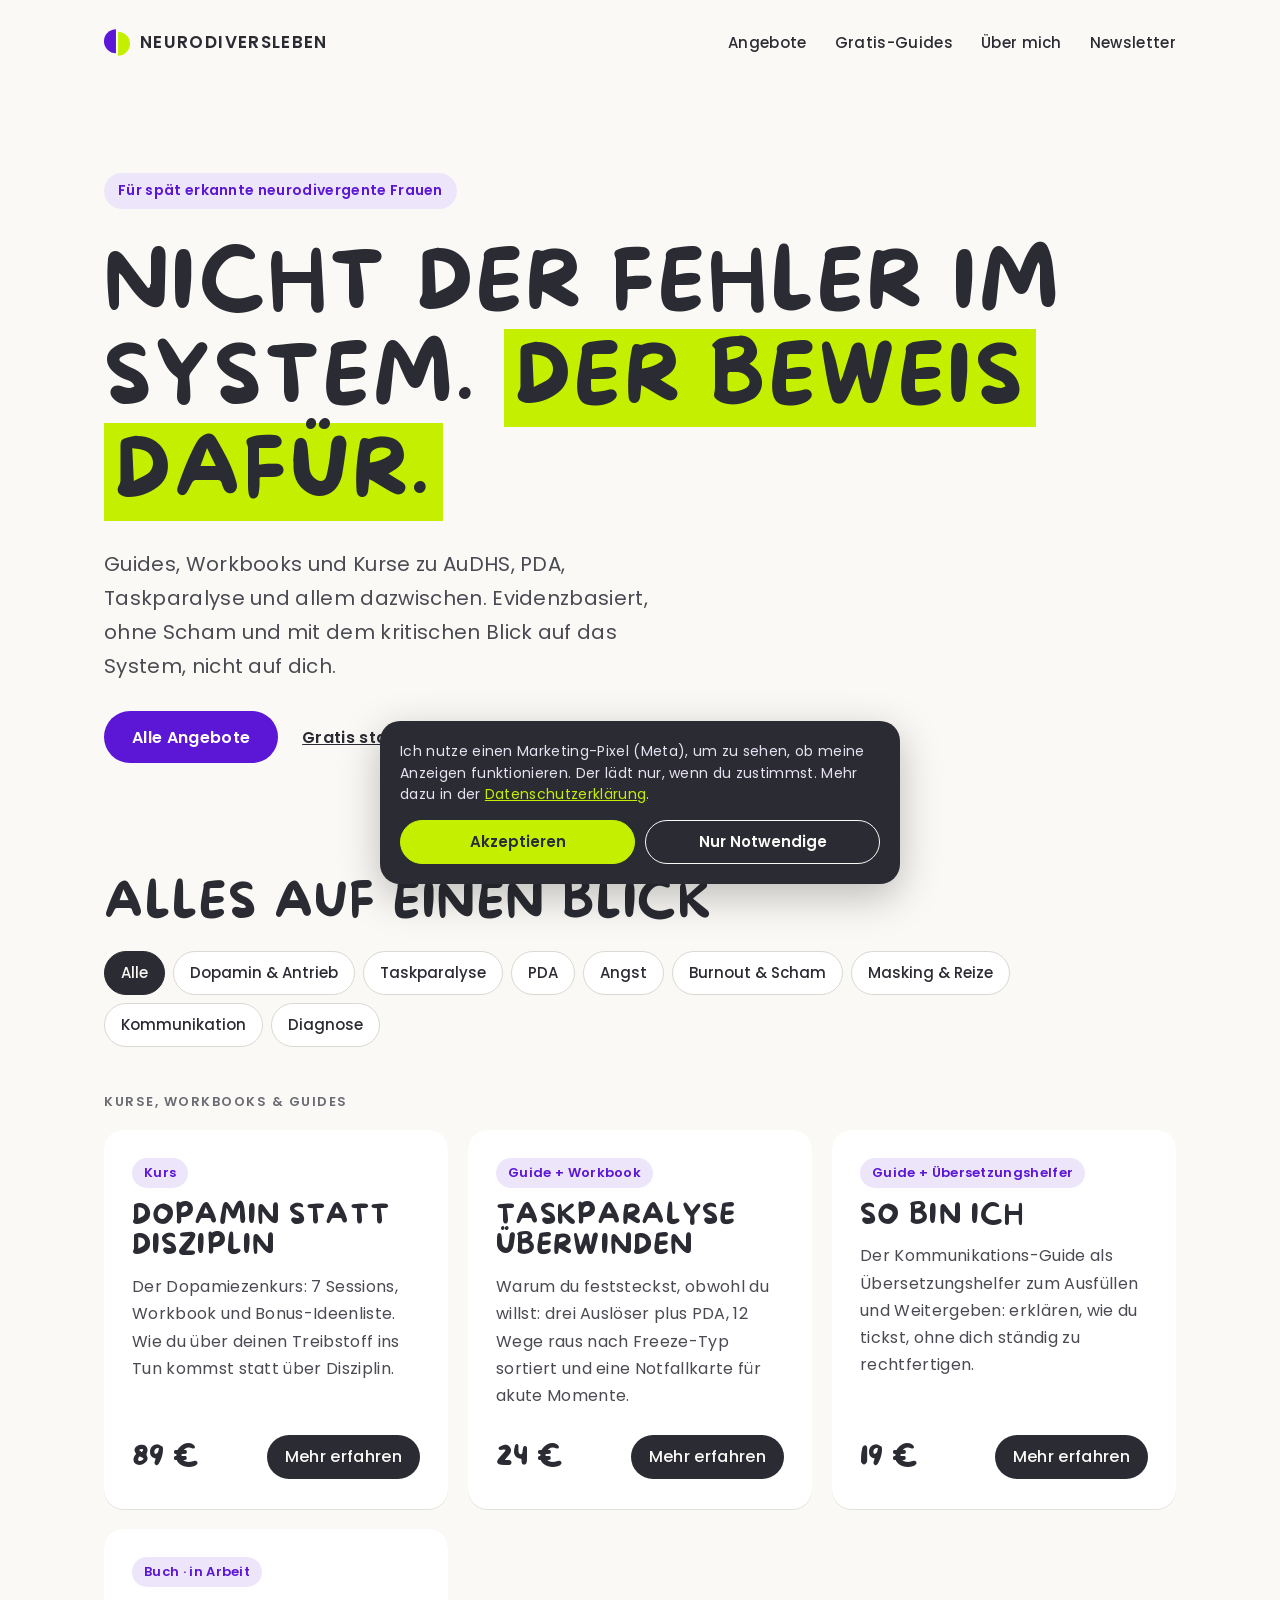
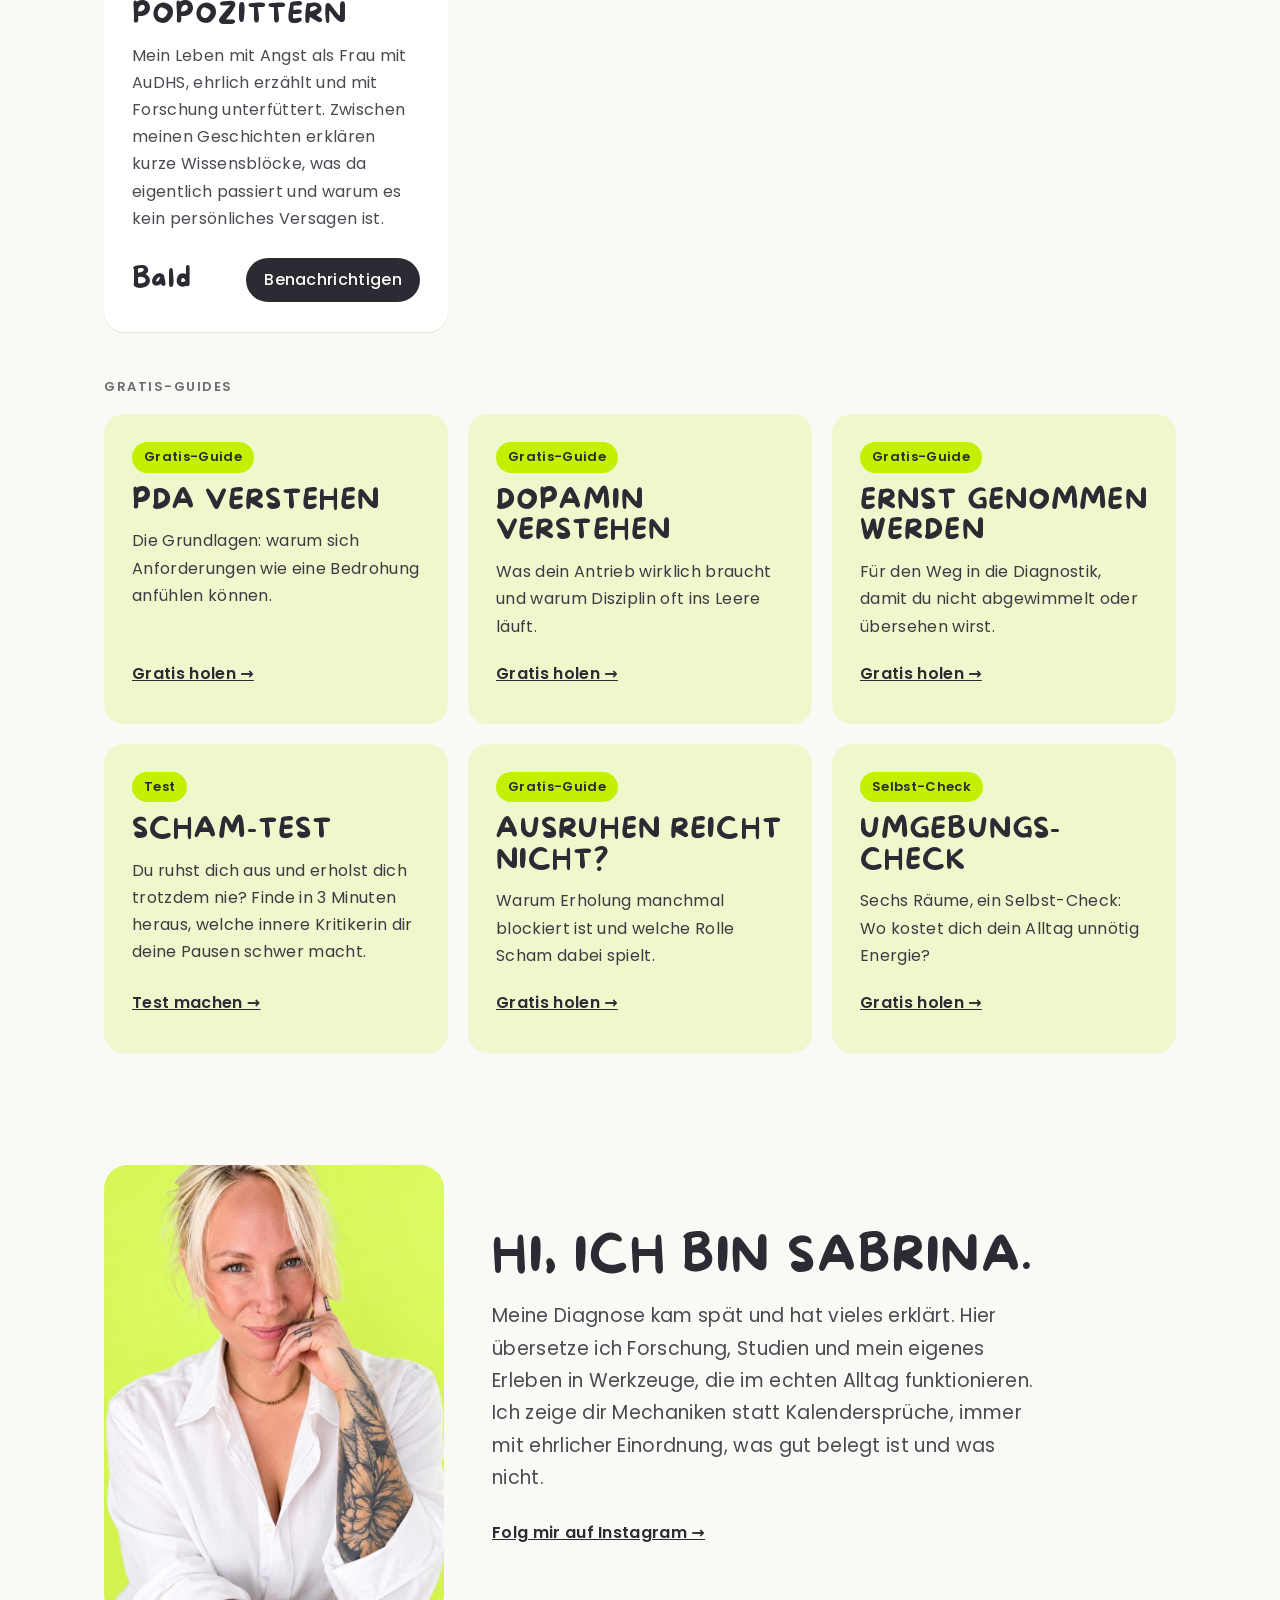
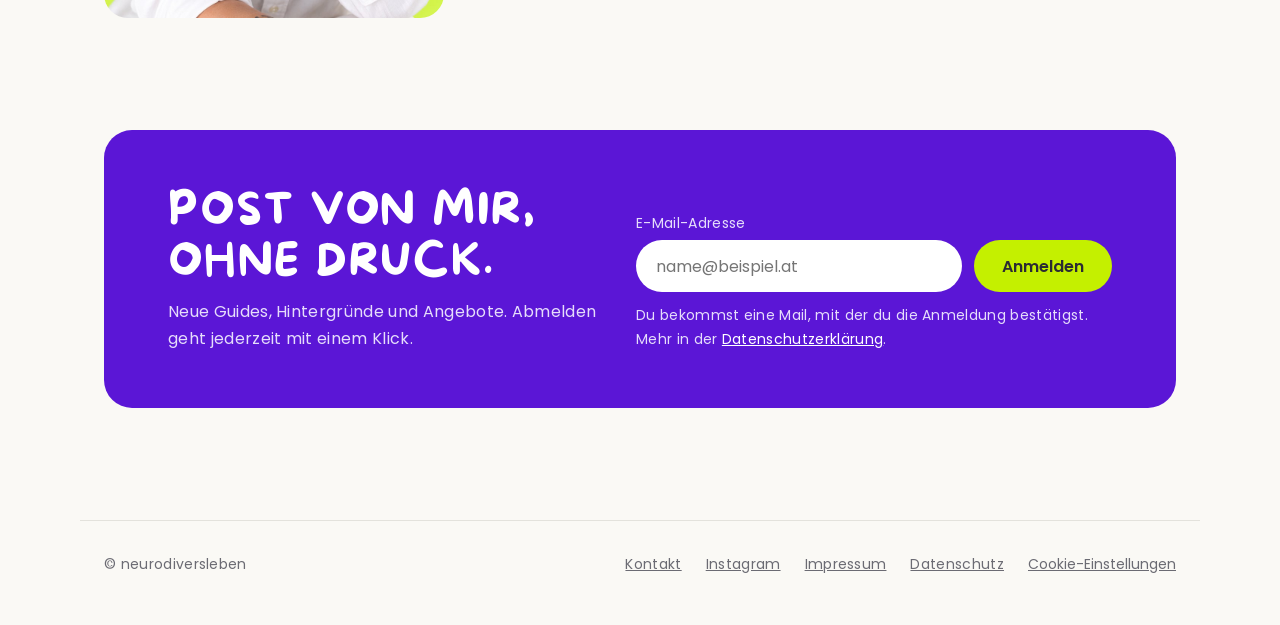
<file: index.html>
<!doctype html>
<html lang="de">
<head>
<meta charset="utf-8">
<meta name="viewport" content="width=device-width, initial-scale=1">
<title>neurodiversleben – für spät erkannte neurodivergente Frauen</title>
<meta name="description" content="Guides, Workbooks und Kurse zu AuDHS, PDA, Taskparalyse und allem dazwischen. Evidenzbasiert, ohne Scham und mit dem kritischen Blick auf das System, nicht auf dich.">
<link rel="icon" href="/assets/favicon.svg" type="image/svg+xml">
<link rel="preload" href="/assets/fonts/more-sugar-regular.woff2" as="font" type="font/woff2" crossorigin>
<link rel="stylesheet" href="/assets/style.css">
<meta property="og:title" content="neurodiversleben">
<meta property="og:description" content="Nicht der Fehler im System. Der Beweis dafür.">
<meta property="og:type" content="website">
<meta property="og:url" content="https://neurodiversleben.github.io/">
<meta property="og:image" content="https://neurodiversleben.github.io/assets/sabrina.jpg">
</head>
<body>
<a class="skip" href="#inhalt">Zum Inhalt springen</a>

<header class="site-header">
  <div class="wrap">
    <a class="brand" href="/"><img src="/assets/logo.svg" width="26" height="29" alt="">neurodiversleben</a>
    <nav class="nav" aria-label="Hauptnavigation">
      <a href="#angebote">Angebote</a>
      <a href="#gratis">Gratis-Guides</a>
      <a href="#ueber">Über mich</a>
      <a href="#newsletter">Newsletter</a>
    </nav>
  </div>
</header>

<main id="inhalt">

<section class="wrap hero">
  <span class="pill">Für spät erkannte neurodivergente Frauen</span>
  <h1 class="h1">Nicht der Fehler im System. <span class="marker">Der Beweis dafür.</span></h1>
  <p class="lead">Guides, Workbooks und Kurse zu AuDHS, PDA, Taskparalyse und allem dazwischen. Evidenzbasiert, ohne Scham und mit dem kritischen Blick auf das System, nicht auf dich.</p>
  <div class="hero-actions">
    <a class="btn btn-lila" href="#angebote">Alle Angebote</a>
    <a class="link-pfeil" href="#gratis">Gratis starten →</a>
  </div>
</section>

<section id="angebote" class="wrap section stack-l" aria-labelledby="angebote-titel">
  <div class="stack">
    <h2 id="angebote-titel" class="h2">Alles auf einen Blick</h2>
    <div class="filter" role="group" aria-label="Nach Thema filtern" data-filter>
      <button type="button" aria-pressed="true">Alle</button>
      <button type="button" aria-pressed="false">Dopamin &amp; Antrieb</button>
      <button type="button" aria-pressed="false">Taskparalyse</button>
      <button type="button" aria-pressed="false">PDA</button>
      <button type="button" aria-pressed="false">Angst</button>
      <button type="button" aria-pressed="false">Burnout &amp; Scham</button>
      <button type="button" aria-pressed="false">Masking &amp; Reize</button>
      <button type="button" aria-pressed="false">Kommunikation</button>
      <button type="button" aria-pressed="false">Diagnose</button>
    </div>
  </div>

  <div class="stack">
    <h3 class="eyebrow">Kurse, Workbooks &amp; Guides</h3>
    <div class="grid">
      <article class="card card-kauf" data-tags="Dopamin &amp; Antrieb">
        <span class="tag">Kurs</span>
        <h4>Dopamin statt Disziplin</h4>
        <p class="desc">Der Dopamiezenkurs: 7 Sessions, Workbook und Bonus-Ideenliste. Wie du über deinen Treibstoff ins Tun kommst statt über Disziplin.</p>
        <div class="card-fuss"><span class="preis">89 €</span><a class="btn btn-dunkel btn-klein" href="/dopamin-statt-disziplin-warteliste/">Mehr erfahren</a></div>
      </article>
      <article class="card card-kauf" data-tags="Taskparalyse|Dopamin &amp; Antrieb|PDA">
        <span class="tag">Guide + Workbook</span>
        <h4>Taskparalyse überwinden</h4>
        <p class="desc">Warum du feststeckst, obwohl du willst: drei Auslöser plus PDA, 12 Wege raus nach Freeze-Typ sortiert und eine Notfallkarte für akute Momente.</p>
        <div class="card-fuss"><span class="preis">24 €</span><a class="btn btn-dunkel btn-klein" href="/taskparalyse-ueberwinden/">Mehr erfahren</a></div>
      </article>
      <article class="card card-kauf" data-tags="Kommunikation">
        <span class="tag">Guide + Übersetzungshelfer</span>
        <h4>So bin ich</h4>
        <p class="desc">Der Kommunikations-Guide als Übersetzungshelfer zum Ausfüllen und Weitergeben: erklären, wie du tickst, ohne dich ständig zu rechtfertigen.</p>
        <div class="card-fuss"><span class="preis">19 €</span><a class="btn btn-dunkel btn-klein" href="/kommunikations-guide/">Mehr erfahren</a></div>
      </article>
      <article class="card card-kauf" data-tags="Angst">
        <span class="tag">Buch · in Arbeit</span>
        <h4>Popozittern</h4>
        <p class="desc">Mein Leben mit Angst als Frau mit AuDHS, ehrlich erzählt und mit Forschung unterfüttert. Zwischen meinen Geschichten erklären kurze Wissensblöcke, was da eigentlich passiert und warum es kein persönliches Versagen ist.</p>
        <div class="card-fuss"><span class="preis">Bald</span><a class="btn btn-dunkel btn-klein" href="#newsletter">Benachrichtigen</a></div>
      </article>
    </div>
    <p class="leer" data-leer-kauf hidden>Zu diesem Thema gibt es noch kein Produkt. Es ist schon in Arbeit.</p>
  </div>

  <div id="gratis" class="stack">
    <h3 class="eyebrow">Gratis-Guides</h3>
    <div class="grid">
      <article class="card card-gratis" data-tags="PDA">
        <span class="tag">Gratis-Guide</span>
        <h4>PDA verstehen</h4>
        <p class="desc">Die Grundlagen: warum sich Anforderungen wie eine Bedrohung anfühlen können.</p>
        <a class="link-pfeil" href="/pda/">Gratis holen →</a>
      </article>
      <article class="card card-gratis" data-tags="Dopamin &amp; Antrieb">
        <span class="tag">Gratis-Guide</span>
        <h4>Dopamin verstehen</h4>
        <p class="desc">Was dein Antrieb wirklich braucht und warum Disziplin oft ins Leere läuft.</p>
        <a class="link-pfeil" href="/dopaminverstehen/">Gratis holen →</a>
      </article>
      <article class="card card-gratis" data-tags="Diagnose">
        <span class="tag">Gratis-Guide</span>
        <h4>Ernst genommen werden</h4>
        <p class="desc">Für den Weg in die Diagnostik, damit du nicht abgewimmelt oder übersehen wirst.</p>
        <a class="link-pfeil" href="/ernst-genommen-werden/">Gratis holen →</a>
      </article>
      <article class="card card-gratis" data-tags="Burnout &amp; Scham">
        <span class="tag">Test</span>
        <h4>Scham-Test</h4>
        <p class="desc">Du ruhst dich aus und erholst dich trotzdem nie? Finde in 3 Minuten heraus, welche innere Kritikerin dir deine Pausen schwer macht.</p>
        <a class="link-pfeil" href="/scham-test/">Test machen →</a>
      </article>
      <article class="card card-gratis" data-tags="Burnout &amp; Scham">
        <span class="tag">Gratis-Guide</span>
        <h4>Ausruhen reicht nicht?</h4>
        <p class="desc">Warum Erholung manchmal blockiert ist und welche Rolle Scham dabei spielt.</p>
        <a class="link-pfeil" href="/ausruhen-reicht-nicht/">Gratis holen →</a>
      </article>
      <article class="card card-gratis" data-tags="Masking &amp; Reize">
        <span class="tag">Selbst-Check</span>
        <h4>Umgebungs-Check</h4>
        <p class="desc">Sechs Räume, ein Selbst-Check: Wo kostet dich dein Alltag unnötig Energie?</p>
        <a class="link-pfeil" href="/umgebungs-check/">Gratis holen →</a>
      </article>
    </div>
    <p class="leer" data-leer-gratis hidden>Zu diesem Thema gibt es noch keinen Gratis-Guide. Er ist schon in Arbeit.</p>
  </div>
</section>

<section id="ueber" class="wrap section" aria-labelledby="ueber-titel">
  <div class="ueber">
    <img src="/assets/sabrina.jpg" width="900" height="1200" alt="Sabrina, Gründerin von neurodiversleben" loading="lazy">
    <div class="ueber-text">
      <h2 id="ueber-titel" class="h2">Hi, ich bin Sabrina.</h2>
      <p>Meine Diagnose kam spät und hat vieles erklärt. Hier übersetze ich Forschung, Studien und mein eigenes Erleben in Werkzeuge, die im echten Alltag funktionieren. Ich zeige dir Mechaniken statt Kalendersprüche, immer mit ehrlicher Einordnung, was gut belegt ist und was nicht.</p>
      <a class="link-pfeil" href="https://instagram.com/neurodiversleben" rel="noopener">Folg mir auf Instagram →</a>
    </div>
  </div>
</section>

<section id="newsletter" class="wrap section" aria-labelledby="nl-titel">
  <div class="newsletter">
    <div class="newsletter-text">
      <h2 id="nl-titel">Post von mir, ohne Druck.</h2>
      <p>Neue Guides, Hintergründe und Angebote. Abmelden geht jederzeit mit einem Klick.</p>
    </div>
    <div class="newsletter-form">
      <!-- MailerLite-Formular 47878869 (Gruppe Newsletter), Struktur muss für webforms.min.js erhalten bleiben -->
      <div id="mlb2-47878869" class="ml-form-embedContainer ml-subscribe-form ml-subscribe-form-47878869">
        <div class="ml-form-embedBody row-form">
          <form class="ml-block-form nl-form" action="https://assets.mailerlite.com/jsonp/2344410/forms/202873513696036742/subscribe" data-code="" method="post" target="_blank">
            <div class="ml-form-formContent">
              <div class="ml-form-fieldRow ml-last-item">
                <div class="ml-field-group ml-field-email ml-validate-email ml-validate-required">
                  <label for="nl-mail">E-Mail-Adresse</label>
                  <input id="nl-mail" type="email" class="form-control" data-inputmask="" name="fields[email]" placeholder="name@beispiel.at" autocomplete="email" aria-required="true">
                </div>
              </div>
            </div>
            <input type="hidden" name="ml-submit" value="1">
            <div class="ml-form-embedSubmit">
              <button type="submit" class="primary btn btn-limette">Anmelden</button>
              <button disabled="disabled" style="display: none;" type="button" class="loading btn btn-limette">Wird gesendet …</button>
            </div>
            <input type="hidden" name="anticsrf" value="true">
          </form>
          <p class="nl-hinweis">Du bekommst eine Mail, mit der du die Anmeldung bestätigst. Mehr in der <a href="/datenschutz/">Datenschutzerklärung</a>.</p>
        </div>
        <div class="ml-form-successBody row-success" style="display: none" role="status">
          <p class="nl-danke"><strong>Fast geschafft.</strong> Schau in dein Postfach und bestätige deine Anmeldung. Falls nichts kommt, such auch im Spam-Ordner.</p>
        </div>
      </div>
      <script>
        function ml_webform_success_47878869() {
          var $ = window.ml_jQuery || window.jQuery;
          $('.ml-subscribe-form-47878869 .row-success').show();
          $('.ml-subscribe-form-47878869 .row-form').hide();
        }
      </script>
      <script src="https://groot.mailerlite.com/js/w/webforms.min.js?v83147fa8ce2d95cb73ece7f28b469519" type="text/javascript"></script>
      <script>fetch("https://assets.mailerlite.com/jsonp/2344410/forms/202873513696036742/takel")</script>
    </div>
  </div>
</section>

</main>

<footer class="site-footer">
  <div class="wrap">
    <span>© neurodiversleben</span>
    <nav aria-label="Footer">
      <a href="/kontakt/">Kontakt</a>
      <a href="https://instagram.com/neurodiversleben" rel="noopener">Instagram</a>
      <a href="/impressum/">Impressum</a>
      <a href="/datenschutz/">Datenschutz</a>
      <button type="button" class="footer-btn" data-cookie-settings>Cookie-Einstellungen</button>
    </nav>
  </div>
</footer>

<div id="nl-consent" role="dialog" aria-live="polite" aria-label="Cookie-Einwilligung">
  <p>Ich nutze einen Marketing-Pixel (Meta), um zu sehen, ob meine Anzeigen funktionieren. Der lädt nur, wenn du zustimmst. Mehr dazu in der <a href="/datenschutz/">Datenschutzerklärung</a>.</p>
  <div class="nl-btns">
    <button type="button" class="nl-accept" id="nl-accept">Akzeptieren</button>
    <button type="button" class="nl-decline" id="nl-decline">Nur Notwendige</button>
  </div>
</div>
<script src="/assets/site.js"></script>
</body>
</html>
</file>
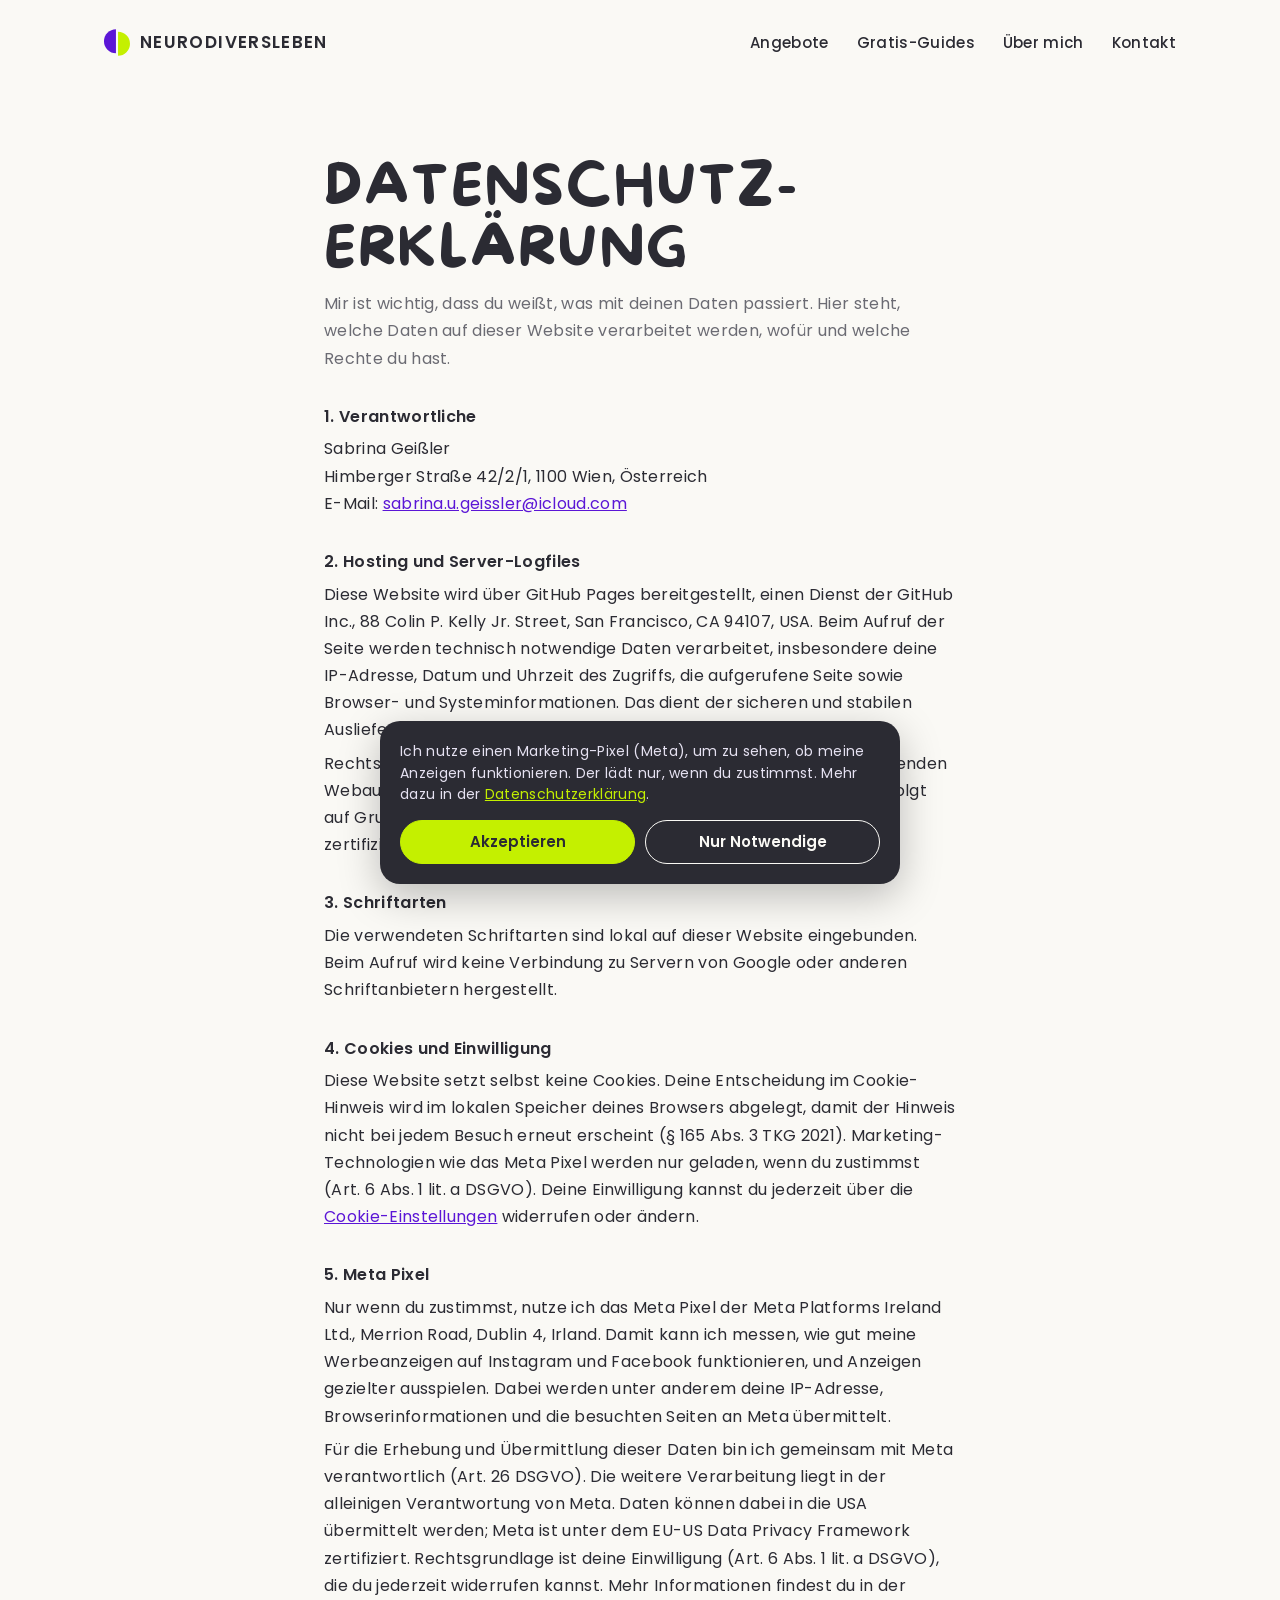
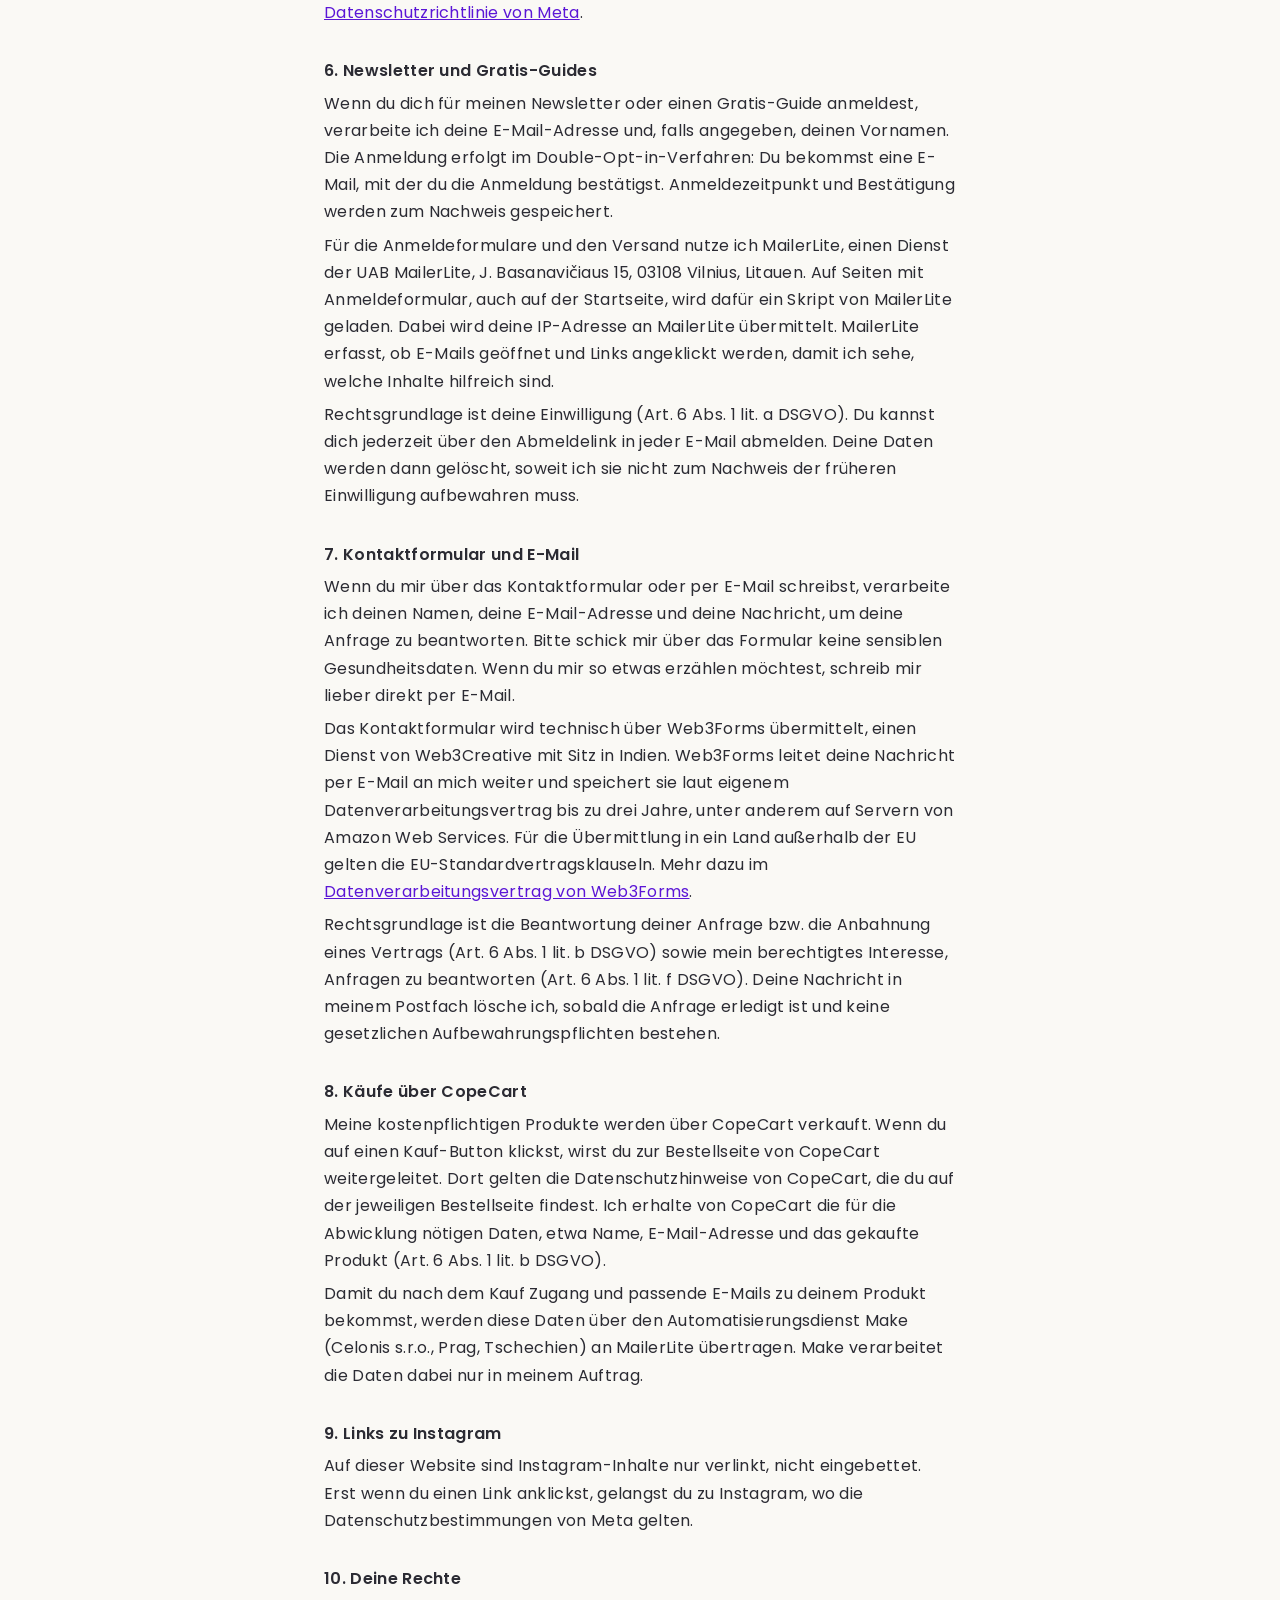
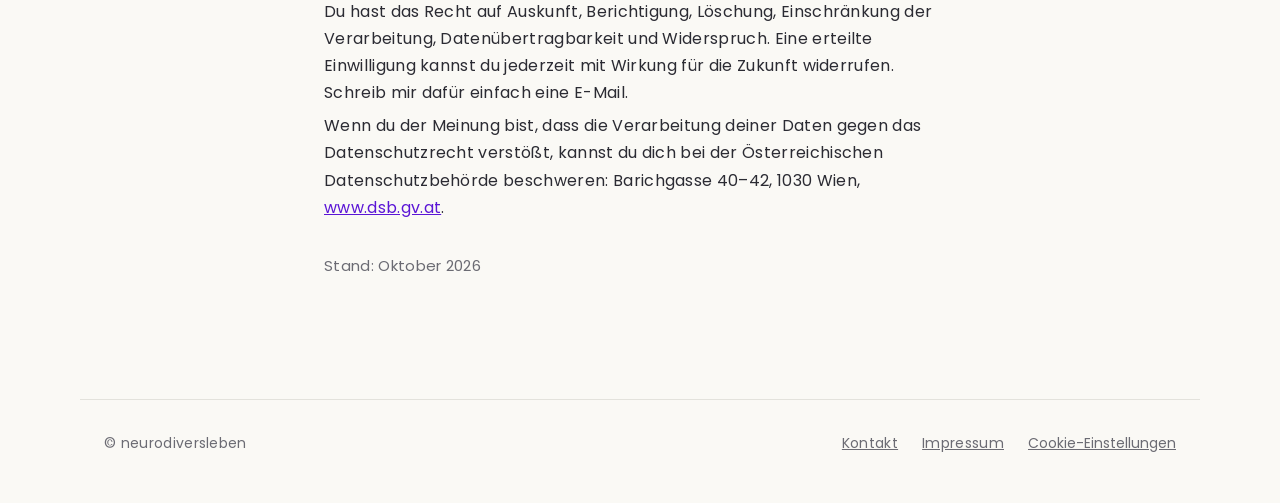
<file: datenschutz/index.html>
<!doctype html>
<html lang="de">
<head>
<meta charset="utf-8">
<meta name="viewport" content="width=device-width, initial-scale=1">
<title>Datenschutz – neurodiversleben</title>
<meta name="robots" content="noindex">
<link rel="icon" href="/assets/favicon.svg" type="image/svg+xml">
<link rel="stylesheet" href="/assets/style.css">
</head>
<body>
<a class="skip" href="#inhalt">Zum Inhalt springen</a>

<header class="site-header">
  <div class="wrap">
    <a class="brand" href="/"><img src="/assets/logo.svg" width="26" height="29" alt="">neurodiversleben</a>
    <nav class="nav" aria-label="Hauptnavigation">
      <a href="/#angebote">Angebote</a>
      <a href="/#gratis">Gratis-Guides</a>
      <a href="/#ueber">Über mich</a>
      <a href="/kontakt/">Kontakt</a>
    </nav>
  </div>
</header>

<main id="inhalt" class="textseite">
  <div class="stack" style="gap: 10px">
    <h1>Datenschutz&shy;erklärung</h1>
    <p class="unterzeile">Mir ist wichtig, dass du weißt, was mit deinen Daten passiert. Hier steht, welche Daten auf dieser Website verarbeitet werden, wofür und welche Rechte du hast.</p>
  </div>

  <section>
    <h2>1. Verantwortliche</h2>
    <p>Sabrina Geißler<br>Himberger Straße 42/2/1, 1100 Wien, Österreich<br>E-Mail: <a href="mailto:sabrina.u.geissler@icloud.com">sabrina.u.geissler@icloud.com</a></p>
  </section>

  <section>
    <h2>2. Hosting und Server-Logfiles</h2>
    <p>Diese Website wird über GitHub Pages bereitgestellt, einen Dienst der GitHub Inc., 88 Colin P. Kelly Jr. Street, San Francisco, CA 94107, USA. Beim Aufruf der Seite werden technisch notwendige Daten verarbeitet, insbesondere deine IP-Adresse, Datum und Uhrzeit des Zugriffs, die aufgerufene Seite sowie Browser- und Systeminformationen. Das dient der sicheren und stabilen Auslieferung der Website.</p>
    <p>Rechtsgrundlage ist mein berechtigtes Interesse an einem funktionierenden Webauftritt (Art. 6 Abs. 1 lit. f DSGVO). Eine Übermittlung in die USA erfolgt auf Grundlage des EU-US Data Privacy Framework, unter dem GitHub zertifiziert ist.</p>
  </section>

  <section>
    <h2>3. Schriftarten</h2>
    <p>Die verwendeten Schriftarten sind lokal auf dieser Website eingebunden. Beim Aufruf wird keine Verbindung zu Servern von Google oder anderen Schriftanbietern hergestellt.</p>
  </section>

  <section>
    <h2>4. Cookies und Einwilligung</h2>
    <p>Diese Website setzt selbst keine Cookies. Deine Entscheidung im Cookie-Hinweis wird im lokalen Speicher deines Browsers abgelegt, damit der Hinweis nicht bei jedem Besuch erneut erscheint (§ 165 Abs. 3 TKG 2021). Marketing-Technologien wie das Meta Pixel werden nur geladen, wenn du zustimmst (Art. 6 Abs. 1 lit. a DSGVO). Deine Einwilligung kannst du jederzeit über die <a href="#" data-cookie-settings>Cookie-Einstellungen</a> widerrufen oder ändern.</p>
  </section>

  <section>
    <h2>5. Meta Pixel</h2>
    <p>Nur wenn du zustimmst, nutze ich das Meta Pixel der Meta Platforms Ireland Ltd., Merrion Road, Dublin 4, Irland. Damit kann ich messen, wie gut meine Werbeanzeigen auf Instagram und Facebook funktionieren, und Anzeigen gezielter ausspielen. Dabei werden unter anderem deine IP-Adresse, Browserinformationen und die besuchten Seiten an Meta übermittelt.</p>
    <p>Für die Erhebung und Übermittlung dieser Daten bin ich gemeinsam mit Meta verantwortlich (Art. 26 DSGVO). Die weitere Verarbeitung liegt in der alleinigen Verantwortung von Meta. Daten können dabei in die USA übermittelt werden; Meta ist unter dem EU-US Data Privacy Framework zertifiziert. Rechtsgrundlage ist deine Einwilligung (Art. 6 Abs. 1 lit. a DSGVO), die du jederzeit widerrufen kannst. Mehr Informationen findest du in der <a href="https://www.facebook.com/privacy/policy/" rel="noopener">Datenschutzrichtlinie von Meta</a>.</p>
  </section>

  <section>
    <h2>6. Newsletter und Gratis-Guides</h2>
    <p>Wenn du dich für meinen Newsletter oder einen Gratis-Guide anmeldest, verarbeite ich deine E-Mail-Adresse und, falls angegeben, deinen Vornamen. Die Anmeldung erfolgt im Double-Opt-in-Verfahren: Du bekommst eine E-Mail, mit der du die Anmeldung bestätigst. Anmeldezeitpunkt und Bestätigung werden zum Nachweis gespeichert.</p>
    <p>Für die Anmeldeformulare und den Versand nutze ich MailerLite, einen Dienst der UAB MailerLite, J. Basanavičiaus 15, 03108 Vilnius, Litauen. Auf Seiten mit Anmeldeformular, auch auf der Startseite, wird dafür ein Skript von MailerLite geladen. Dabei wird deine IP-Adresse an MailerLite übermittelt. MailerLite erfasst, ob E-Mails geöffnet und Links angeklickt werden, damit ich sehe, welche Inhalte hilfreich sind.</p>
    <p>Rechtsgrundlage ist deine Einwilligung (Art. 6 Abs. 1 lit. a DSGVO). Du kannst dich jederzeit über den Abmeldelink in jeder E-Mail abmelden. Deine Daten werden dann gelöscht, soweit ich sie nicht zum Nachweis der früheren Einwilligung aufbewahren muss.</p>
  </section>

  <section id="kontakt">
    <h2>7. Kontaktformular und E-Mail</h2>
    <p>Wenn du mir über das Kontaktformular oder per E-Mail schreibst, verarbeite ich deinen Namen, deine E-Mail-Adresse und deine Nachricht, um deine Anfrage zu beantworten. Bitte schick mir über das Formular keine sensiblen Gesundheitsdaten. Wenn du mir so etwas erzählen möchtest, schreib mir lieber direkt per E-Mail.</p>
    <p>Das Kontaktformular wird technisch über Web3Forms übermittelt, einen Dienst von Web3Creative mit Sitz in Indien. Web3Forms leitet deine Nachricht per E-Mail an mich weiter und speichert sie laut eigenem Datenverarbeitungsvertrag bis zu drei Jahre, unter anderem auf Servern von Amazon Web Services. Für die Übermittlung in ein Land außerhalb der EU gelten die EU-Standardvertragsklauseln. Mehr dazu im <a href="https://web3forms.com/dpa" rel="noopener">Datenverarbeitungsvertrag von Web3Forms</a>.</p>
    <p>Rechtsgrundlage ist die Beantwortung deiner Anfrage bzw. die Anbahnung eines Vertrags (Art. 6 Abs. 1 lit. b DSGVO) sowie mein berechtigtes Interesse, Anfragen zu beantworten (Art. 6 Abs. 1 lit. f DSGVO). Deine Nachricht in meinem Postfach lösche ich, sobald die Anfrage erledigt ist und keine gesetzlichen Aufbewahrungspflichten bestehen.</p>
  </section>

  <section>
    <h2>8. Käufe über CopeCart</h2>
    <p>Meine kostenpflichtigen Produkte werden über CopeCart verkauft. Wenn du auf einen Kauf-Button klickst, wirst du zur Bestellseite von CopeCart weitergeleitet. Dort gelten die Datenschutzhinweise von CopeCart, die du auf der jeweiligen Bestellseite findest. Ich erhalte von CopeCart die für die Abwicklung nötigen Daten, etwa Name, E-Mail-Adresse und das gekaufte Produkt (Art. 6 Abs. 1 lit. b DSGVO).</p>
    <p>Damit du nach dem Kauf Zugang und passende E-Mails zu deinem Produkt bekommst, werden diese Daten über den Automatisierungsdienst Make (Celonis s.r.o., Prag, Tschechien) an MailerLite übertragen. Make verarbeitet die Daten dabei nur in meinem Auftrag.</p>
  </section>

  <section>
    <h2>9. Links zu Instagram</h2>
    <p>Auf dieser Website sind Instagram-Inhalte nur verlinkt, nicht eingebettet. Erst wenn du einen Link anklickst, gelangst du zu Instagram, wo die Datenschutzbestimmungen von Meta gelten.</p>
  </section>

  <section>
    <h2>10. Deine Rechte</h2>
    <p>Du hast das Recht auf Auskunft, Berichtigung, Löschung, Einschränkung der Verarbeitung, Datenübertragbarkeit und Widerspruch. Eine erteilte Einwilligung kannst du jederzeit mit Wirkung für die Zukunft widerrufen. Schreib mir dafür einfach eine E-Mail.</p>
    <p>Wenn du der Meinung bist, dass die Verarbeitung deiner Daten gegen das Datenschutzrecht verstößt, kannst du dich bei der Österreichischen Datenschutzbehörde beschweren: Barichgasse 40–42, 1030 Wien, <a href="https://www.dsb.gv.at" rel="noopener">www.dsb.gv.at</a>.</p>
  </section>

  <p class="unterzeile" style="font-size: 15px">Stand: Oktober 2026</p>
</main>

<footer class="site-footer">
  <div class="wrap">
    <span>© neurodiversleben</span>
    <nav aria-label="Footer">
      <a href="/kontakt/">Kontakt</a>
      <a href="/impressum/">Impressum</a>
      <button type="button" class="footer-btn" data-cookie-settings>Cookie-Einstellungen</button>
    </nav>
  </div>
</footer>

<div id="nl-consent" role="dialog" aria-live="polite" aria-label="Cookie-Einwilligung">
  <p>Ich nutze einen Marketing-Pixel (Meta), um zu sehen, ob meine Anzeigen funktionieren. Der lädt nur, wenn du zustimmst. Mehr dazu in der <a href="/datenschutz/">Datenschutzerklärung</a>.</p>
  <div class="nl-btns">
    <button type="button" class="nl-accept" id="nl-accept">Akzeptieren</button>
    <button type="button" class="nl-decline" id="nl-decline">Nur Notwendige</button>
  </div>
</div>
<script src="/assets/site.js"></script>
</body>
</html>
</file>
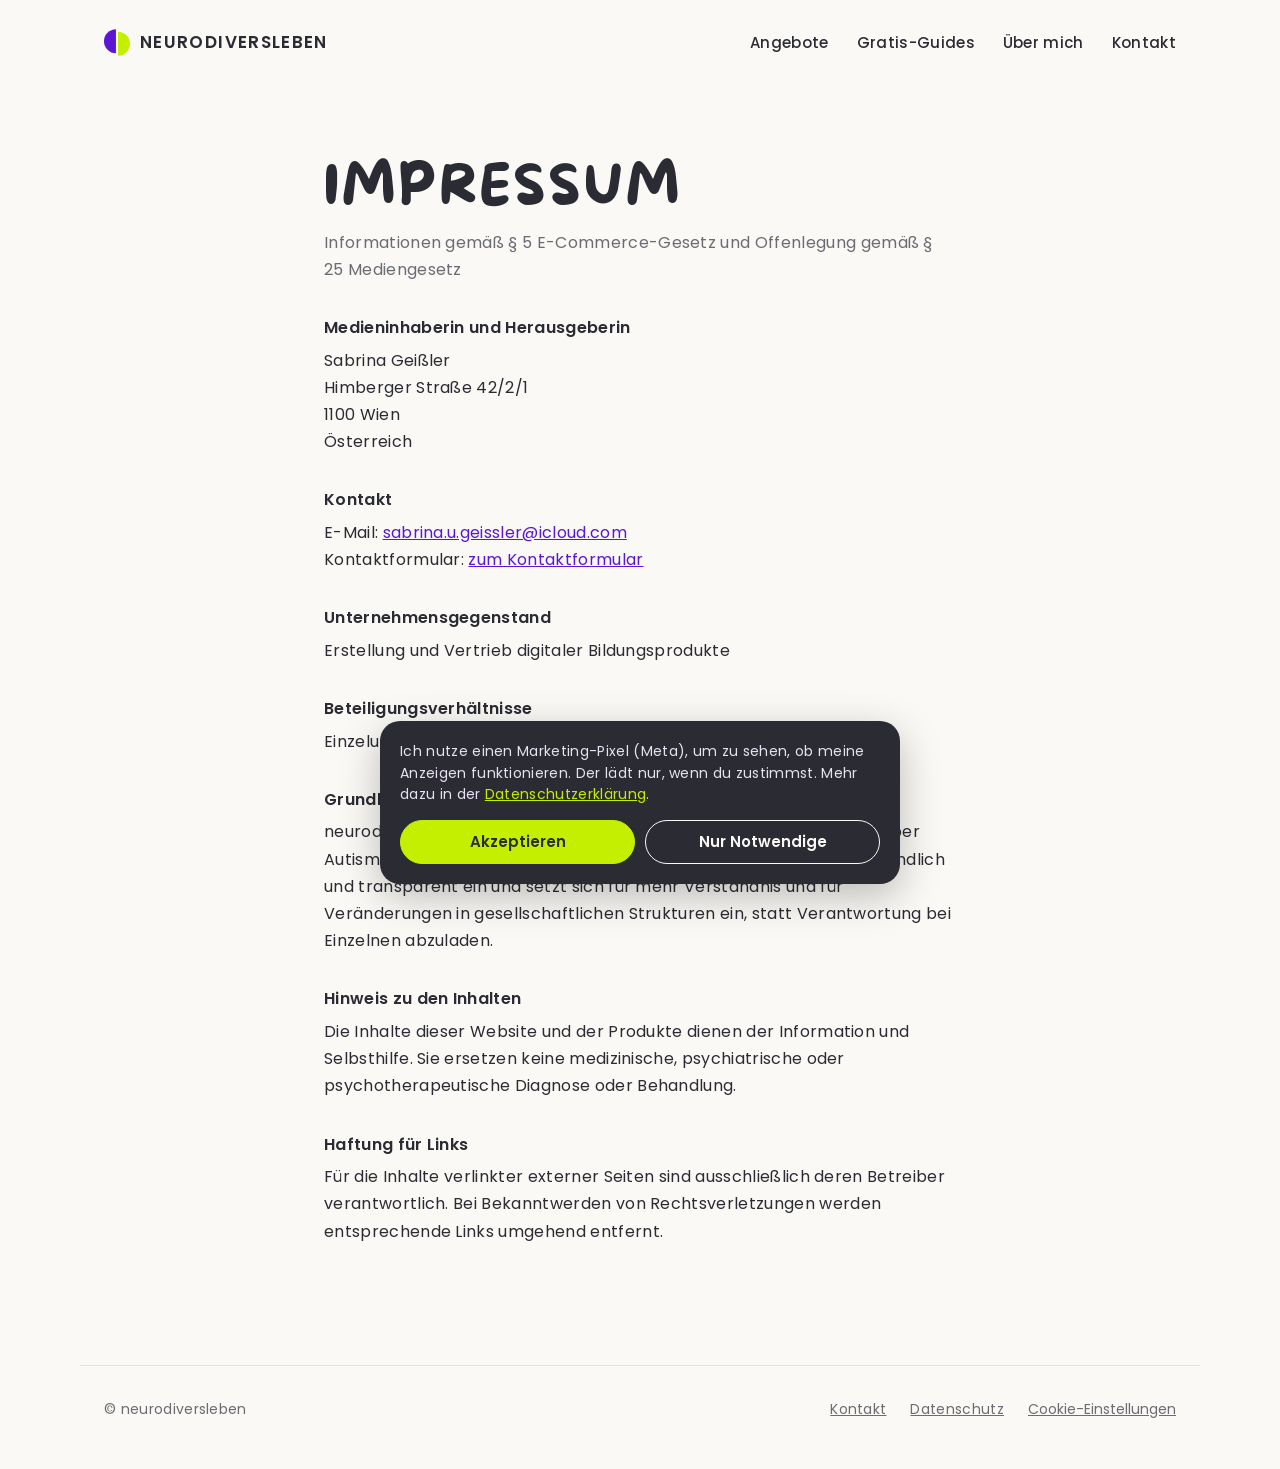
<file: impressum/index.html>
<!doctype html>
<html lang="de">
<head>
<meta charset="utf-8">
<meta name="viewport" content="width=device-width, initial-scale=1">
<title>Impressum – neurodiversleben</title>
<meta name="robots" content="noindex">
<link rel="icon" href="/assets/favicon.svg" type="image/svg+xml">
<link rel="stylesheet" href="/assets/style.css">
</head>
<body>
<a class="skip" href="#inhalt">Zum Inhalt springen</a>

<header class="site-header">
  <div class="wrap">
    <a class="brand" href="/"><img src="/assets/logo.svg" width="26" height="29" alt="">neurodiversleben</a>
    <nav class="nav" aria-label="Hauptnavigation">
      <a href="/#angebote">Angebote</a>
      <a href="/#gratis">Gratis-Guides</a>
      <a href="/#ueber">Über mich</a>
      <a href="/kontakt/">Kontakt</a>
    </nav>
  </div>
</header>

<main id="inhalt" class="textseite">
  <div class="stack" style="gap: 10px">
    <h1>Impressum</h1>
    <p class="unterzeile">Informationen gemäß § 5 E-Commerce-Gesetz und Offenlegung gemäß § 25 Mediengesetz</p>
  </div>

  <section>
    <h2>Medieninhaberin und Herausgeberin</h2>
    <p>Sabrina Geißler<br>Himberger Straße 42/2/1<br>1100 Wien<br>Österreich</p>
  </section>

  <section>
    <h2>Kontakt</h2>
    <p>E-Mail: <a href="mailto:sabrina.u.geissler@icloud.com">sabrina.u.geissler@icloud.com</a><br>Kontaktformular: <a href="/kontakt/">zum Kontaktformular</a></p>
  </section>

  <section>
    <h2>Unternehmensgegenstand</h2>
    <p>Erstellung und Vertrieb digitaler Bildungsprodukte</p>
  </section>

  <section>
    <h2>Beteiligungsverhältnisse</h2>
    <p>Einzelunternehmen, Alleininhaberin Sabrina Geißler</p>
  </section>

  <section>
    <h2>Grundlegende Richtung</h2>
    <p>neurodiversleben informiert spät erkannte neurodivergente Frauen über Autismus, ADHS, AuDHS und PDA. Die Website ordnet Forschung verständlich und transparent ein und setzt sich für mehr Verständnis und für Veränderungen in gesellschaftlichen Strukturen ein, statt Verantwortung bei Einzelnen abzuladen.</p>
  </section>

  <section>
    <h2>Hinweis zu den Inhalten</h2>
    <p>Die Inhalte dieser Website und der Produkte dienen der Information und Selbsthilfe. Sie ersetzen keine medizinische, psychiatrische oder psychotherapeutische Diagnose oder Behandlung.</p>
  </section>

  <section>
    <h2>Haftung für Links</h2>
    <p>Für die Inhalte verlinkter externer Seiten sind ausschließlich deren Betreiber verantwortlich. Bei Bekanntwerden von Rechtsverletzungen werden entsprechende Links umgehend entfernt.</p>
  </section>
</main>

<footer class="site-footer">
  <div class="wrap">
    <span>© neurodiversleben</span>
    <nav aria-label="Footer">
      <a href="/kontakt/">Kontakt</a>
      <a href="/datenschutz/">Datenschutz</a>
      <button type="button" class="footer-btn" data-cookie-settings>Cookie-Einstellungen</button>
    </nav>
  </div>
</footer>

<div id="nl-consent" role="dialog" aria-live="polite" aria-label="Cookie-Einwilligung">
  <p>Ich nutze einen Marketing-Pixel (Meta), um zu sehen, ob meine Anzeigen funktionieren. Der lädt nur, wenn du zustimmst. Mehr dazu in der <a href="/datenschutz/">Datenschutzerklärung</a>.</p>
  <div class="nl-btns">
    <button type="button" class="nl-accept" id="nl-accept">Akzeptieren</button>
    <button type="button" class="nl-decline" id="nl-decline">Nur Notwendige</button>
  </div>
</div>
<script src="/assets/site.js"></script>
</body>
</html>
</file>
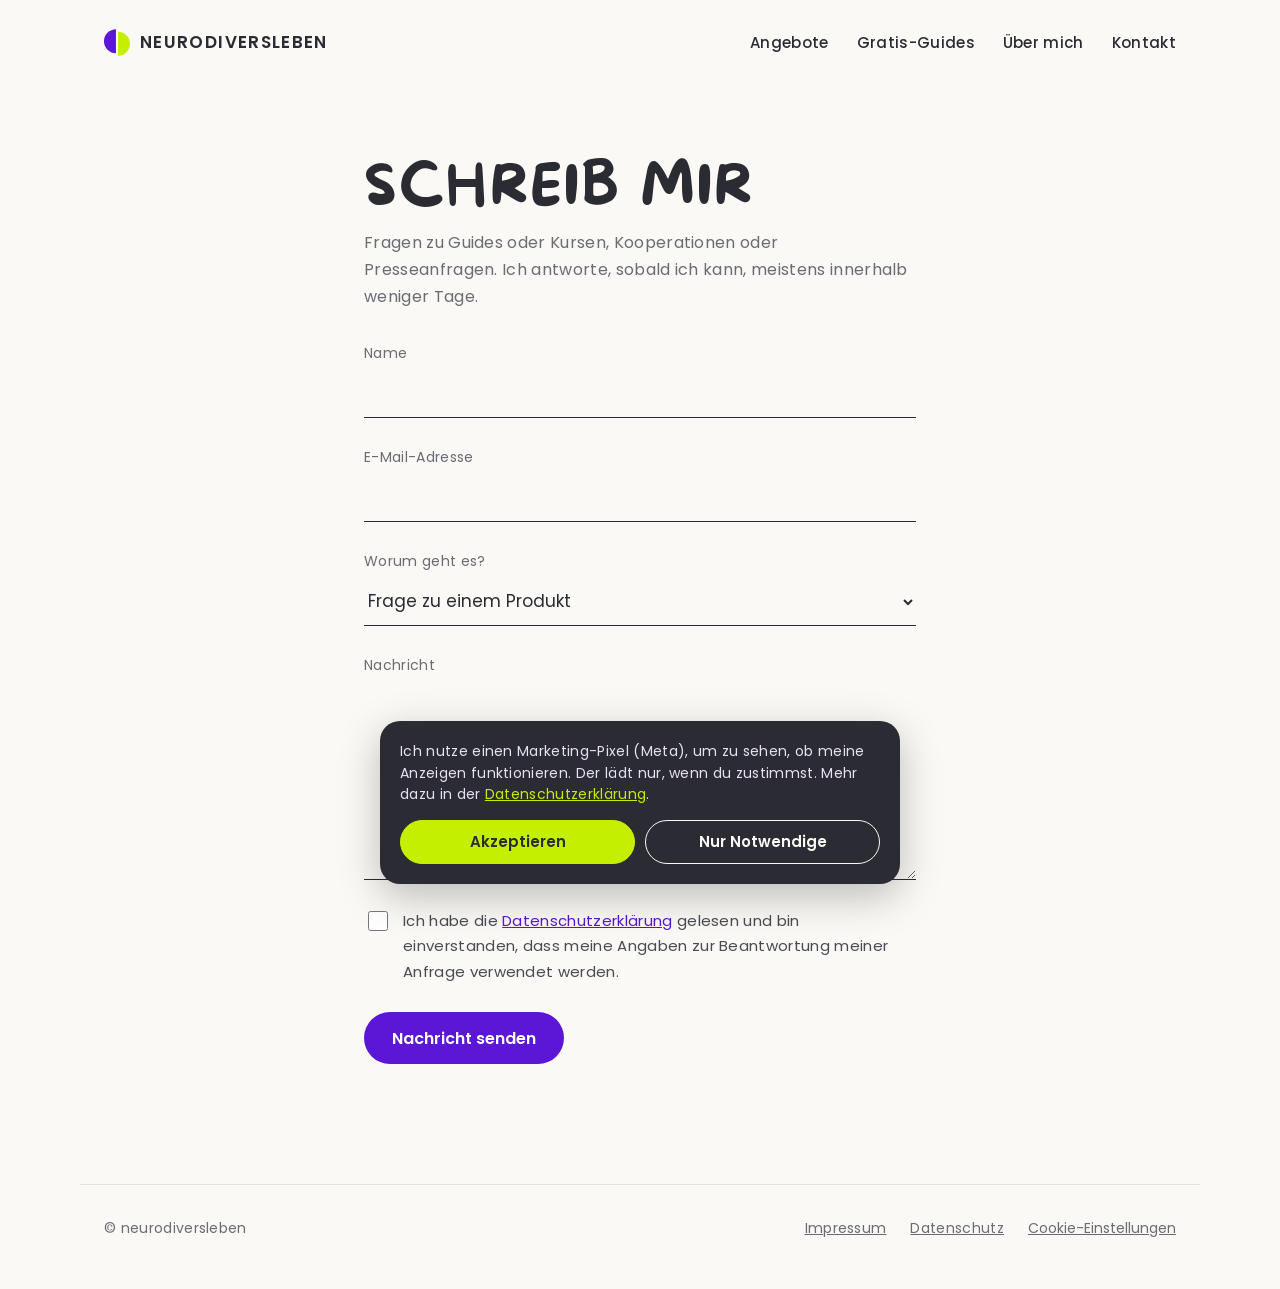
<file: kontakt/index.html>
<!doctype html>
<html lang="de">
<head>
<meta charset="utf-8">
<meta name="viewport" content="width=device-width, initial-scale=1">
<title>Kontakt – neurodiversleben</title>
<meta name="description" content="Schreib mir: Fragen zu Guides oder Kursen, Kooperationen oder Presseanfragen.">
<link rel="icon" href="/assets/favicon.svg" type="image/svg+xml">
<link rel="stylesheet" href="/assets/style.css">
</head>
<body>
<a class="skip" href="#inhalt">Zum Inhalt springen</a>

<header class="site-header">
  <div class="wrap">
    <a class="brand" href="/"><img src="/assets/logo.svg" width="26" height="29" alt="">neurodiversleben</a>
    <nav class="nav" aria-label="Hauptnavigation">
      <a href="/#angebote">Angebote</a>
      <a href="/#gratis">Gratis-Guides</a>
      <a href="/#ueber">Über mich</a>
      <a href="/kontakt/" aria-current="page">Kontakt</a>
    </nav>
  </div>
</header>

<main id="inhalt" class="textseite" style="max-width: 600px">
  <div class="stack" style="gap: 10px">
    <h1>Schreib mir</h1>
    <p class="unterzeile">Fragen zu Guides oder Kursen, Kooperationen oder Presseanfragen. Ich antworte, sobald ich kann, meistens innerhalb weniger Tage.</p>
  </div>

  <form id="kontakt-form" class="formular" action="https://api.web3forms.com/submit" method="POST">
    <input type="hidden" name="access_key" value="497e3c9c-d35a-462a-9ad7-f7d951796f9c">
    <input type="hidden" name="subject" value="Neue Nachricht über neurodiversleben">
    <input type="hidden" name="from_name" value="neurodiversleben Website">
    <input type="checkbox" name="botcheck" tabindex="-1" autocomplete="off" style="display:none">

    <div class="feld">
      <label for="k-name">Name</label>
      <input id="k-name" name="name" type="text" autocomplete="name" required>
    </div>
    <div class="feld">
      <label for="k-mail">E-Mail-Adresse</label>
      <input id="k-mail" name="email" type="email" autocomplete="email" required>
    </div>
    <div class="feld">
      <label for="k-thema">Worum geht es?</label>
      <select id="k-thema" name="thema">
        <option>Frage zu einem Produkt</option>
        <option>Kooperation</option>
        <option>Presse</option>
        <option>Etwas anderes</option>
      </select>
    </div>
    <div class="feld">
      <label for="k-msg">Nachricht</label>
      <textarea id="k-msg" name="message" rows="6" required></textarea>
    </div>
    <div class="check">
      <input id="k-ds" type="checkbox" required>
      <label for="k-ds">Ich habe die <a href="/datenschutz/#kontakt">Datenschutzerklärung</a> gelesen und bin einverstanden, dass meine Angaben zur Beantwortung meiner Anfrage verwendet werden.</label>
    </div>
    <p class="fehler" id="k-fehler" role="alert" hidden>Das hat leider nicht geklappt. Bitte versuch es nochmal oder schreib mir direkt an <a href="mailto:sabrina.u.geissler@icloud.com">sabrina.u.geissler@icloud.com</a>.</p>
    <button type="submit" class="btn btn-lila" style="align-self: flex-start">Nachricht senden</button>
  </form>

  <div id="k-danke" class="status" role="status" hidden>
    <h2>Danke, ist angekommen.</h2>
    <p>Ich melde mich bei dir, sobald ich kann.</p>
  </div>
</main>

<footer class="site-footer">
  <div class="wrap">
    <span>© neurodiversleben</span>
    <nav aria-label="Footer">
      <a href="/impressum/">Impressum</a>
      <a href="/datenschutz/">Datenschutz</a>
      <button type="button" class="footer-btn" data-cookie-settings>Cookie-Einstellungen</button>
    </nav>
  </div>
</footer>

<div id="nl-consent" role="dialog" aria-live="polite" aria-label="Cookie-Einwilligung">
  <p>Ich nutze einen Marketing-Pixel (Meta), um zu sehen, ob meine Anzeigen funktionieren. Der lädt nur, wenn du zustimmst. Mehr dazu in der <a href="/datenschutz/">Datenschutzerklärung</a>.</p>
  <div class="nl-btns">
    <button type="button" class="nl-accept" id="nl-accept">Akzeptieren</button>
    <button type="button" class="nl-decline" id="nl-decline">Nur Notwendige</button>
  </div>
</div>
<script src="/assets/site.js"></script>
<script>
(function () {
  var form = document.getElementById('kontakt-form');
  var danke = document.getElementById('k-danke');
  var fehler = document.getElementById('k-fehler');
  form.addEventListener('submit', function (e) {
    e.preventDefault();
    fehler.hidden = true;
    var btn = form.querySelector('button[type="submit"]');
    btn.disabled = true; btn.textContent = 'Wird gesendet …';
    fetch(form.action, { method: 'POST', headers: { 'Accept': 'application/json' }, body: new FormData(form) })
      .then(function (r) { return r.json(); })
      .then(function (data) {
        if (data && data.success) { form.hidden = true; danke.hidden = false; danke.focus && danke.setAttribute('tabindex', '-1'); danke.focus(); }
        else { throw new Error('fail'); }
      })
      .catch(function () { fehler.hidden = false; btn.disabled = false; btn.textContent = 'Nachricht senden'; });
  });
})();
</script>
</body>
</html>
</file>
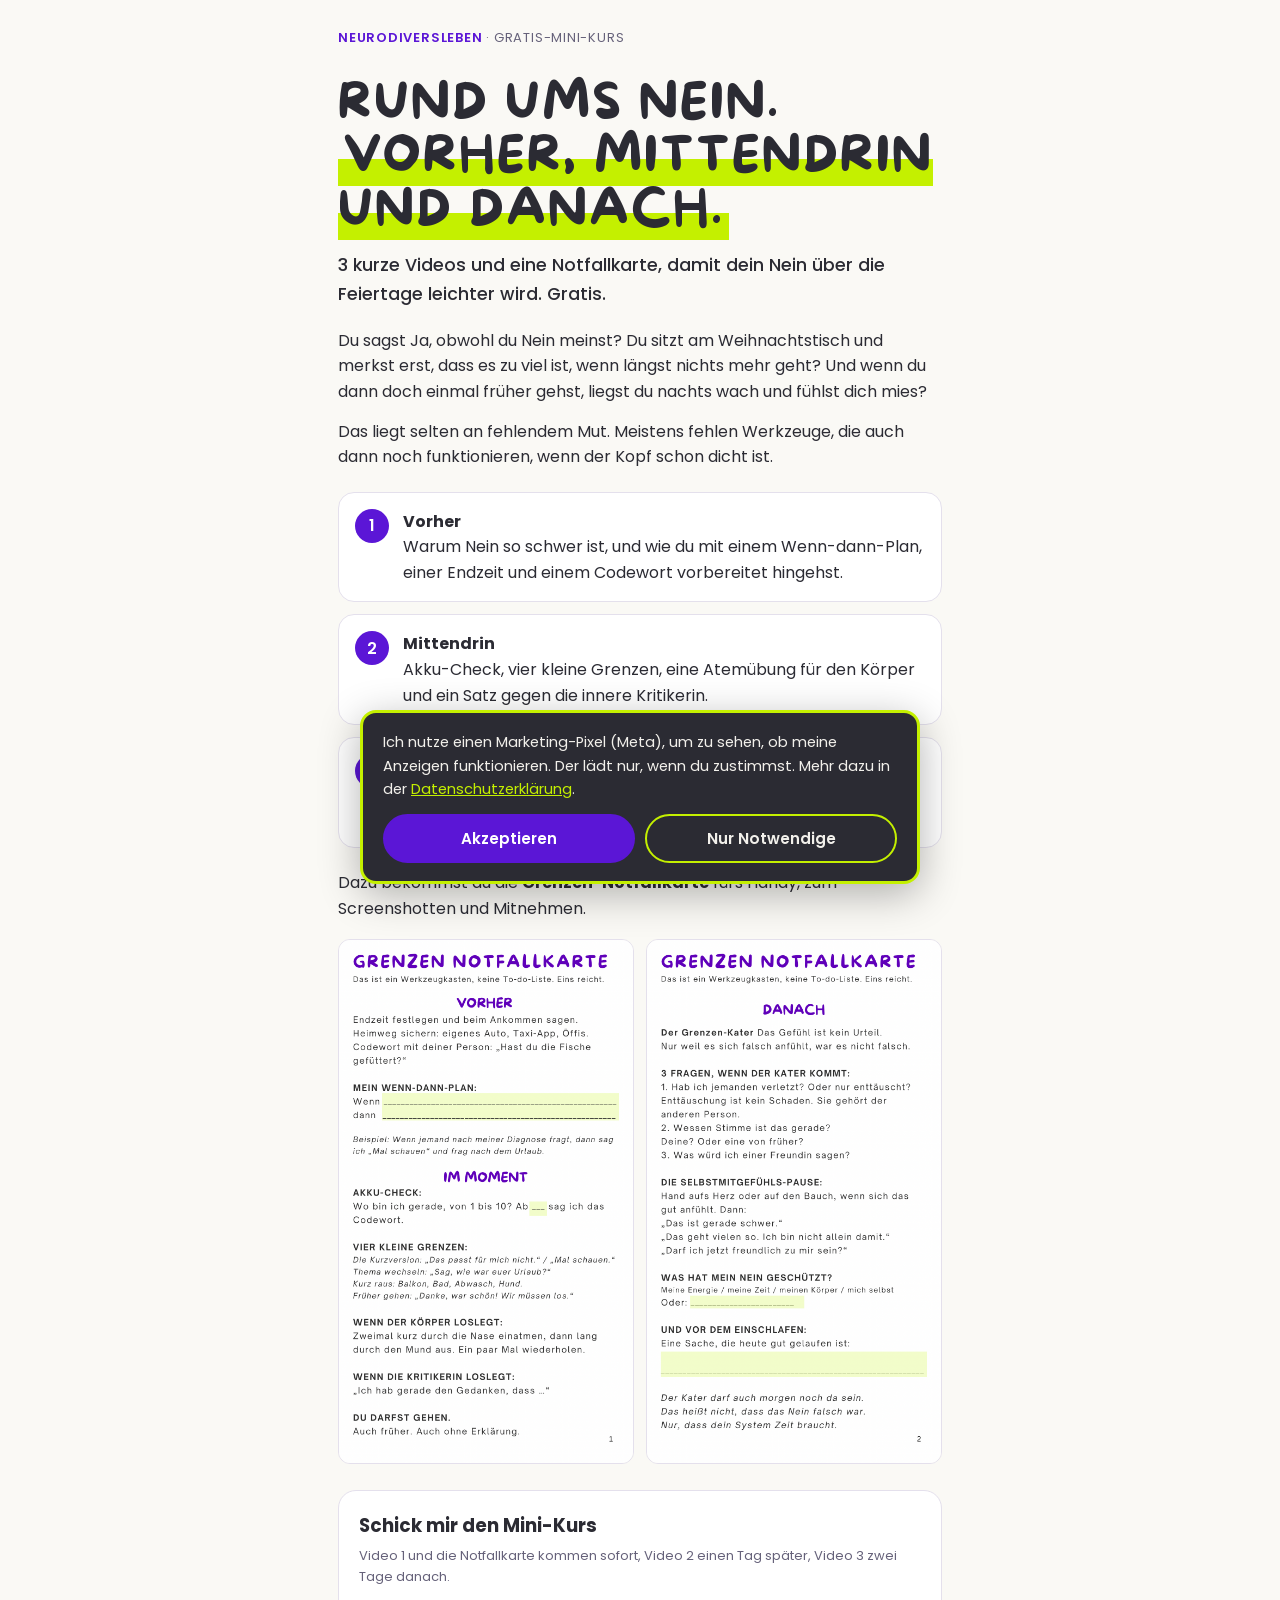
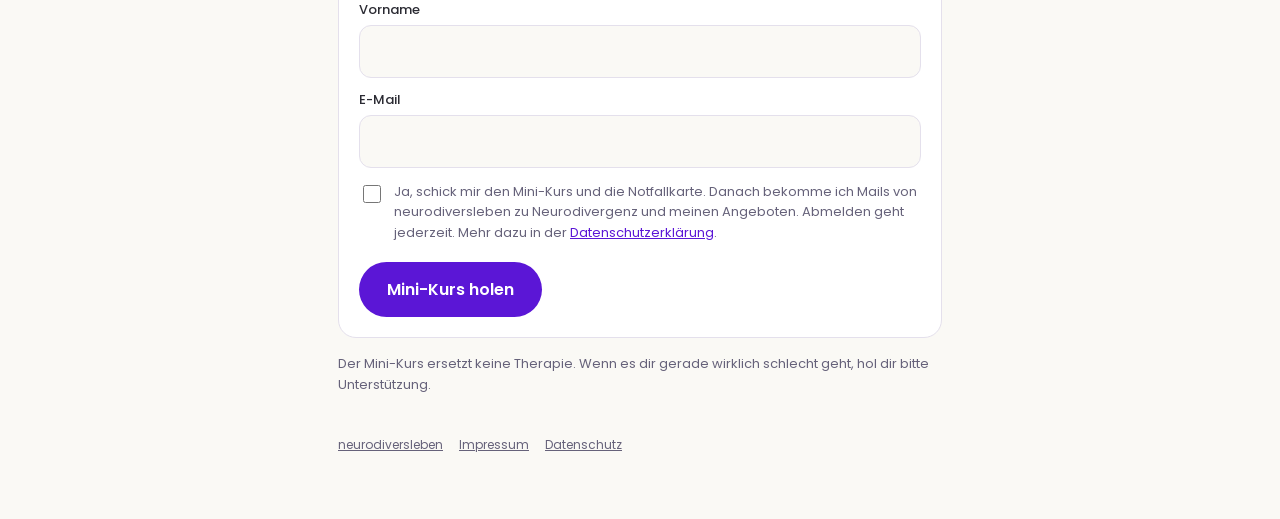
<file: rund-ums-nein/index.html>
<!doctype html>
<html lang="de">
<head>
<meta charset="utf-8">
<meta name="viewport" content="width=device-width,initial-scale=1,viewport-fit=cover">
<title>Rund ums Nein · Gratis-Mini-Kurs · neurodiversleben</title>
<meta name="description" content="3 kurze Videos und eine Notfallkarte, damit dein Nein über die Feiertage leichter wird. Vorher, mittendrin und danach. Gratis.">

<meta property="og:title" content="Rund ums Nein · Gratis-Mini-Kurs · neurodiversleben">
<meta property="og:description" content="3 kurze Videos und eine Notfallkarte, damit dein Nein über die Feiertage leichter wird. Vorher, mittendrin und danach. Gratis.">
<link rel="preload" href="/assets/fonts/more-sugar-regular.woff2" as="font" type="font/woff2" crossorigin>
<link rel="preconnect" href="https://fonts.googleapis.com">
<link rel="preconnect" href="https://fonts.gstatic.com" crossorigin>
<link rel="stylesheet" href="https://fonts.googleapis.com/css2?family=Gochi+Hand&family=Poppins:wght@400;500;600&display=swap">
<style>@font-face{font-family:"More Sugar";font-style:normal;font-weight:400;font-display:swap;src:url("/assets/fonts/more-sugar-regular.woff2") format("woff2")}

/* Layout: eine ruhige Spalte, ein Schritt pro Bildschirm (Intro → Frage → Ergebnis → Mail) */
:root{
  --lila:#5B16D6; --lila-soft:#EEE6FD; --lime:#C4F000;
  --ink:#2B2B33; --muted:#66627A; --paper:#FAF9F5; --card:#FFFFFF; --line:#E4E0EC;
  --hand:"More Sugar","Gochi Hand","Comic Sans MS",cursive; --body:"Poppins",system-ui,-apple-system,sans-serif;
}
*{box-sizing:border-box}
html,body{margin:0}
body{background:var(--paper);color:var(--ink);font-family:var(--body);font-size:16px;line-height:1.6;-webkit-font-smoothing:antialiased}
.wrap{max-width:640px;margin:0 auto;padding:28px max(18px,env(safe-area-inset-left)) 64px max(18px,env(safe-area-inset-right))}
.brand{font-size:13px;letter-spacing:.06em;text-transform:uppercase;color:var(--muted);margin-bottom:28px}
.brand b{color:var(--lila);font-weight:600}
h1{font-family:var(--hand);font-weight:400;text-transform:uppercase;letter-spacing:.04em;font-size:clamp(2.2rem,7vw,3.1rem);line-height:1.08;margin:0 0 14px;text-wrap:balance}
h1 mark{background:linear-gradient(transparent 55%,var(--lime) 55%);color:inherit;padding:0 .1em}
h2{font-family:var(--hand);font-weight:400;text-transform:uppercase;letter-spacing:.04em;font-size:2rem;line-height:1.15;margin:0 0 10px;color:var(--lila)}
.lead{font-size:1.1rem;font-weight:500;margin:0 0 20px}
p{margin:0 0 14px}
.box{background:var(--card);border:1px solid var(--line);border-radius:18px;padding:20px}
.how{display:grid;gap:10px;margin:22px 0}
.how div{display:flex;gap:12px;align-items:flex-start}
.how span{flex:none;width:28px;height:28px;border-radius:50%;background:var(--lila-soft);color:var(--lila);display:grid;place-items:center;font-weight:600;font-size:14px}
.note{font-size:13px;color:var(--muted)}
.btn{display:inline-flex;align-items:center;justify-content:center;gap:8px;border:0;border-radius:999px;background:var(--lila);color:#fff;font:600 1rem var(--body);padding:15px 28px;cursor:pointer;min-height:52px}
.btn:hover{filter:brightness(1.08)}
.btn:focus-visible,.opt:focus-visible,.back:focus-visible,input:focus-visible{outline:3px solid var(--lime);outline-offset:2px}
.btn[disabled]{opacity:.5;cursor:default}
.prog{display:flex;align-items:center;gap:12px;margin-bottom:22px;font-size:13px;color:var(--muted);font-variant-numeric:tabular-nums}
.bar{flex:1;height:8px;border-radius:99px;background:var(--line);overflow:hidden}
.bar i{display:block;height:100%;background:var(--lila);border-radius:99px;transition:width .25s}
.q{font-size:1.25rem;font-weight:600;line-height:1.4;margin:0 0 18px;text-wrap:balance}
.opts{display:grid;gap:10px}
.opt{text-align:left;font:400 1rem var(--body);color:var(--ink);background:var(--card);border:1.5px solid var(--line);border-radius:14px;padding:14px 16px;cursor:pointer;line-height:1.45}
.opt:hover{border-color:var(--lila)}
.opt.sel{border-color:var(--lila);background:var(--lila-soft)}
.back{margin-top:18px;background:none;border:0;color:var(--muted);font:500 14px var(--body);cursor:pointer;padding:6px 0}
.quote{font-family:var(--hand);font-size:1.7rem;line-height:1.2;margin:4px 0 16px}
.tag{display:inline-block;font-size:12px;letter-spacing:.06em;text-transform:uppercase;font-weight:600;background:var(--lime);color:var(--ink);padding:3px 10px;border-radius:6px;margin-bottom:10px}
.second{border-left:4px solid var(--lila);padding:4px 0 4px 14px;margin:18px 0 0;font-size:.95rem}
.mail{margin-top:26px}
.mail h3{margin:0 0 6px;font-size:1.15rem}
.mail ul{margin:8px 0 16px;padding-left:20px}
label{display:block;font-size:13px;font-weight:500;margin:12px 0 4px}
input[type=text],input[type=email]{width:100%;font:16px var(--body);padding:13px 14px;border:1.5px solid var(--line);border-radius:12px;background:var(--paper);color:var(--ink)}
.consent{display:flex;gap:10px;align-items:flex-start;font-size:13px;color:var(--muted);margin:14px 0 18px}
.consent input{margin-top:3px;width:18px;height:18px;flex:none;accent-color:var(--lila)}
.consent a{color:var(--lila)}
.err{color:#B3261E;font-size:14px;margin-top:10px}
.foot{margin-top:40px;font-size:12px;color:var(--muted);display:flex;gap:16px;flex-wrap:wrap}
.foot a{color:var(--muted)}
#nl-consent{position:fixed;left:16px;right:16px;bottom:max(16px,env(safe-area-inset-bottom));z-index:99;max-width:560px;margin:0 auto;background:var(--ink);color:#F2F0EB;border:3px solid var(--lime);border-radius:16px;padding:18px 20px;box-shadow:0 10px 40px rgba(0,0,0,.3);display:none;font-size:.92rem}
#nl-consent.show{display:block}
#nl-consent p{margin:0 0 12px}
#nl-consent a{color:var(--lime)}
#nl-consent .nl-btns{display:flex;gap:10px;flex-wrap:wrap}
#nl-consent button{flex:1 1 140px;cursor:pointer;font:600 .95rem var(--body);border-radius:999px;padding:11px 16px;border:2px solid var(--lime)}
#nl-consent .nl-accept{background:var(--lila);color:#fff;border-color:var(--lila)}
#nl-consent .nl-decline{background:transparent;color:#F2F0EB}
[hidden]{display:none!important}
@media (prefers-reduced-motion:reduce){.bar i{transition:none}}

.steps{display:grid;gap:12px;margin:22px 0}
.step{display:flex;gap:14px;align-items:flex-start;background:var(--card);border:1px solid var(--line);border-radius:16px;padding:16px}
.step b{display:block}
.num{flex:none;width:34px;height:34px;border-radius:50%;background:var(--lila);color:#fff;display:grid;place-items:center;font-weight:600}
.card-prev{display:grid;grid-template-columns:1fr 1fr;gap:12px;margin:18px 0}
.card-prev img{width:100%;height:auto;border-radius:12px;border:1px solid var(--line);display:block}
.video{margin:26px 0 34px}
.video h2{margin-bottom:4px}
.frame{position:relative;aspect-ratio:16/9;background:var(--ink);border-radius:16px;overflow:hidden;display:grid;place-items:center;color:#F2F0EB;text-align:center}
.frame iframe{position:absolute;inset:0;width:100%;height:100%;border:0}
.frame .ph{padding:20px;font-size:.95rem}
.frame button{margin-top:10px}
.dl{display:flex;gap:10px;flex-wrap:wrap;margin:6px 0 10px}
.btn{text-decoration:none}
.btn.ghost{background:transparent;color:var(--lila);border:2px solid var(--lila)}
</style>
</head>
<body>
<main class="wrap">
  <div class="brand"><b>neurodiversleben</b> · Gratis-Mini-Kurs</div>
  <section id="s-form">
    <h1>Rund ums Nein. <mark>Vorher, mittendrin und danach.</mark></h1>
    <p class="lead">3 kurze Videos und eine Notfallkarte, damit dein Nein über die Feiertage leichter wird. Gratis.</p>
    <p>Du sagst Ja, obwohl du Nein meinst? Du sitzt am Weihnachtstisch und merkst erst, dass es zu viel ist, wenn längst nichts mehr geht? Und wenn du dann doch einmal früher gehst, liegst du nachts wach und fühlst dich mies?</p>
    <p>Das liegt selten an fehlendem Mut. Meistens fehlen Werkzeuge, die auch dann noch funktionieren, wenn der Kopf schon dicht ist.</p>
    <div class="steps">
      <div class="step"><span class="num">1</span><div><b>Vorher</b>Warum Nein so schwer ist, und wie du mit einem Wenn-dann-Plan, einer Endzeit und einem Codewort vorbereitet hingehst.</div></div>
      <div class="step"><span class="num">2</span><div><b>Mittendrin</b>Akku-Check, vier kleine Grenzen, eine Atemübung für den Körper und ein Satz gegen die innere Kritikerin.</div></div>
      <div class="step"><span class="num">3</span><div><b>Danach</b>Der Grenzen-Kater: warum du dich nach dem Nein schlechter fühlst, und was dir dann hilft.</div></div>
    </div>
    <p>Dazu bekommst du die <b>Grenzen-Notfallkarte</b> fürs Handy, zum Screenshotten und Mitnehmen.</p>
    <div class="card-prev"><img src="Notfallkarte-Seite-1.png" alt="Grenzen-Notfallkarte Seite 1: Vorher und im Moment" loading="lazy"><img src="Notfallkarte-Seite-2.png" alt="Grenzen-Notfallkarte Seite 2: Danach" loading="lazy"></div>
    <div class="mail box">
      <h3>Schick mir den Mini-Kurs</h3>
      <p class="note" style="margin:0 0 4px">Video 1 und die Notfallkarte kommen sofort, Video 2 einen Tag später, Video 3 zwei Tage danach.</p>
      <form id="form" novalidate>
        <label for="f-name">Vorname</label>
        <input type="text" id="f-name" name="name" autocomplete="given-name">
        <label for="f-email">E-Mail</label>
        <input type="email" id="f-email" name="email" autocomplete="email" required>
        <div class="consent">
          <input type="checkbox" id="f-ok" required>
          <label for="f-ok" style="margin:0;font-weight:400">Ja, schick mir den Mini-Kurs und die Notfallkarte. Danach bekomme ich Mails von neurodiversleben zu Neurodivergenz und meinen Angeboten. Abmelden geht jederzeit. Mehr dazu in der <a href="/datenschutz/" target="_blank" rel="noopener">Datenschutzerklärung</a>.</label>
        </div>
        <button class="btn" id="send" type="submit">Mini-Kurs holen</button>
        <p class="err" id="ferr" hidden></p>
      </form>
    </div>
    <p class="note" style="margin-top:16px">Der Mini-Kurs ersetzt keine Therapie. Wenn es dir gerade wirklich schlecht geht, hol dir bitte Unterstützung.</p>
  </section>
  <section id="s-done" hidden>
    <h2>Fast geschafft!</h2>
    <p>Schau in dein Postfach und bestätige deine Anmeldung. Danach kommen sofort Video 1 und deine Notfallkarte.</p>
    <p class="note">Nichts da? Schau auch im Spam- oder Werbung-Ordner nach. Die Mail kommt von neurodiversleben.</p>
  </section>
  <div class="foot"><a href="/">neurodiversleben</a><a href="/impressum/">Impressum</a><a href="/datenschutz/">Datenschutz</a></div>
</main>
<script>
var ML_ACCOUNT="2344410", ML_FORM_ID="204463141785962197";
function $(id){return document.getElementById(id)}
$("form").addEventListener("submit",function(e){
  e.preventDefault();
  var email=$("f-email").value.trim(), err=$("ferr"); err.hidden=true;
  if(!/^[^\s@]+@[^\s@]+\.[^\s@]+$/.test(email)){ err.textContent="Bitte gib eine gültige E-Mail-Adresse ein."; err.hidden=false; return }
  if(!$("f-ok").checked){ err.textContent="Bitte bestätige kurz, dass ich dir Mails schicken darf."; err.hidden=false; return }
  var fd=new FormData();
  fd.append("fields[email]",email);
  fd.append("fields[name]",$("f-name").value.trim());
  fd.append("ml-submit","1"); fd.append("anticsrf","true");
  var btn=$("send"); btn.disabled=true; btn.textContent="Wird gesendet …";
  fetch("https://assets.mailerlite.com/jsonp/"+ML_ACCOUNT+"/forms/"+ML_FORM_ID+"/subscribe",{method:"POST",body:fd})
   .then(function(r){ return r.json().catch(function(){return {success:r.ok}}) })
   .then(function(j){ if(j && j.success===false) throw new Error(); if(window.fbq) fbq("track","Lead",{content_name:"Rund ums Nein"}); $("s-form").hidden=true; $("s-done").hidden=false; window.scrollTo(0,0) })
   .catch(function(){ err.textContent="Das hat leider nicht geklappt. Prüf kurz deine Verbindung und versuch es nochmal."; err.hidden=false; btn.disabled=false; btn.textContent="Mini-Kurs holen" });
});
</script>
<div id="nl-consent" role="dialog" aria-live="polite" aria-label="Cookie-Einwilligung">
  <p>Ich nutze einen Marketing-Pixel (Meta), um zu sehen, ob meine Anzeigen funktionieren. Der lädt nur, wenn du zustimmst. Mehr dazu in der <a href="/datenschutz/" target="_blank" rel="noopener">Datenschutzerklärung</a>.</p>
  <div class="nl-btns"><button type="button" class="nl-accept" id="nl-accept">Akzeptieren</button><button type="button" class="nl-decline" id="nl-decline">Nur Notwendige</button></div>
</div>
<script>
(function(){
  var PIXEL_ID='1850603119282068', KEY='nl_pixel_consent';
  window.nlLoadPixel=function(){
    if(window.fbq) return;
    !function(f,b,e,v,n,t,s){if(f.fbq)return;n=f.fbq=function(){n.callMethod?
    n.callMethod.apply(n,arguments):n.queue.push(arguments)};if(!f._fbq)f._fbq=n;
    n.push=n;n.loaded=!0;n.version='2.0';n.queue=[];t=b.createElement(e);t.async=!0;
    t.src=v;s=b.getElementsByTagName(e)[0];s.parentNode.insertBefore(t,s)}(window,
    document,'script','https://connect.facebook.net/en_US/fbevents.js');
    fbq('init', PIXEL_ID); fbq('track','PageView');
  };
  function hide(){document.getElementById('nl-consent').classList.remove('show')}
  var saved=null;try{saved=localStorage.getItem(KEY)}catch(e){}
  if(saved==='granted') window.nlLoadPixel();
  document.getElementById('nl-accept').onclick=function(){try{localStorage.setItem(KEY,'granted')}catch(e){}hide();window.nlLoadPixel()};
  document.getElementById('nl-decline').onclick=function(){try{localStorage.setItem(KEY,'denied')}catch(e){}hide()};
  if(saved!=='granted'&&saved!=='denied') document.getElementById('nl-consent').classList.add('show');
})();
fetch("https://assets.mailerlite.com/jsonp/2344410/forms/204463141785962197/takel").catch(function(){});

</script>
</body>
</html>
</file>
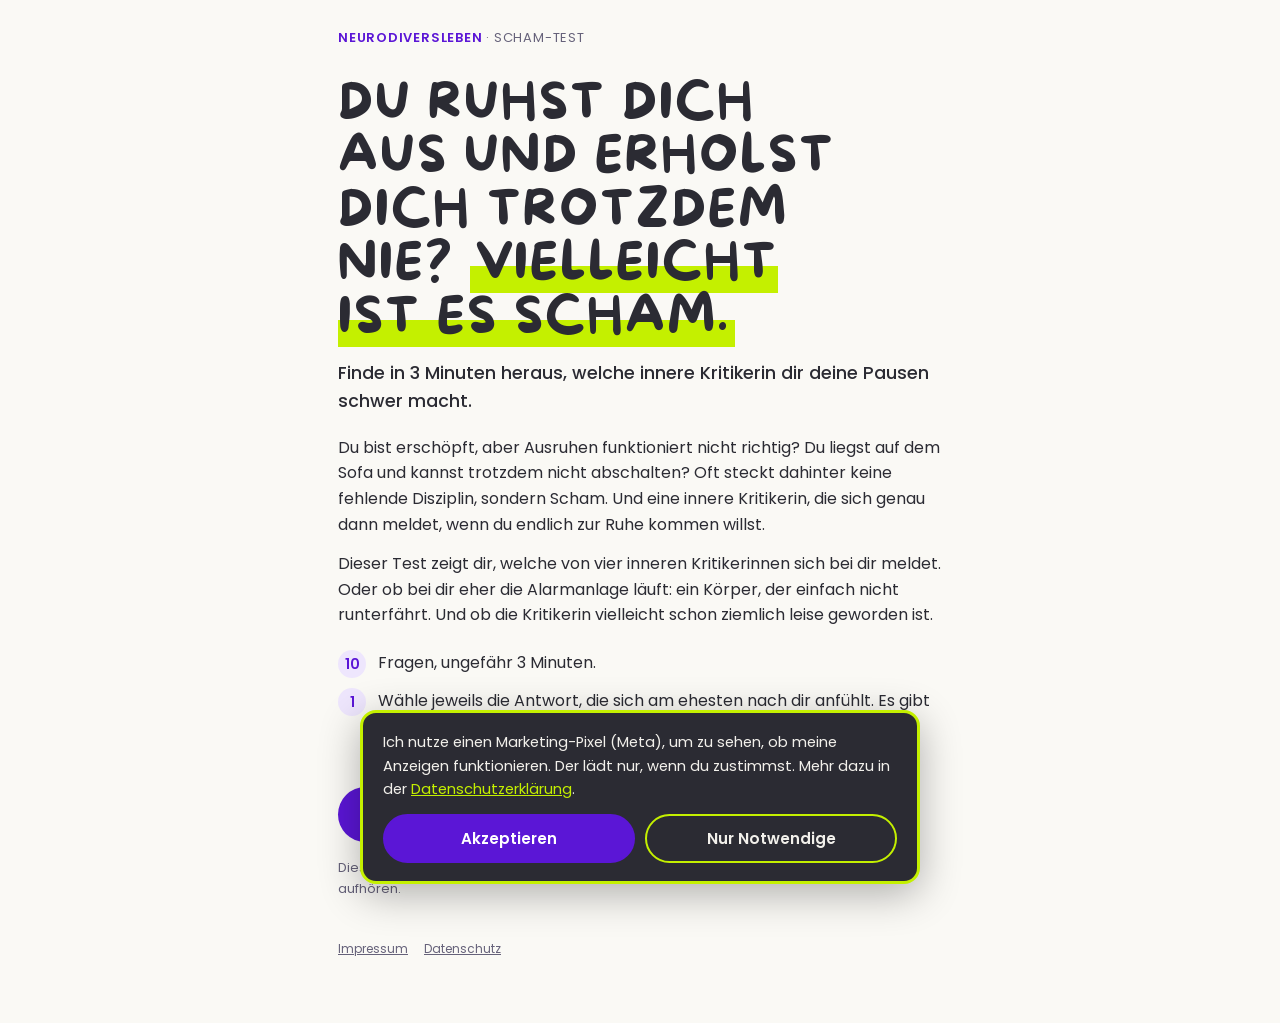
<file: scham-test/index.html>
<!doctype html>
<html lang="de">
<head>
<meta charset="utf-8">
<meta name="viewport" content="width=device-width,initial-scale=1,viewport-fit=cover">
<title>Scham-Test · neurodiversleben</title>
<meta name="description" content="Du ruhst dich aus und erholst dich trotzdem nie? Finde in 3 Minuten heraus, welche innere Kritikerin dir deine Pausen schwer macht.">
<meta property="og:title" content="Du ruhst dich aus und erholst dich trotzdem nie? Vielleicht ist es Scham.">
<meta property="og:description" content="Der Scham-Test von neurodiversleben: 10 Fragen, 3 Minuten, gratis.">
<link rel="preload" href="/assets/fonts/more-sugar-regular.woff2" as="font" type="font/woff2" crossorigin>
<link rel="preconnect" href="https://fonts.googleapis.com">
<link rel="preconnect" href="https://fonts.gstatic.com" crossorigin>
<link rel="stylesheet" href="https://fonts.googleapis.com/css2?family=Gochi+Hand&family=Poppins:wght@400;500;600&display=swap">
<style>@font-face{font-family:"More Sugar";font-style:normal;font-weight:400;font-display:swap;src:url("/assets/fonts/more-sugar-regular.woff2") format("woff2")}

/* Layout: eine ruhige Spalte, ein Schritt pro Bildschirm (Intro → Frage → Ergebnis → Mail) */
:root{
  --lila:#5B16D6; --lila-soft:#EEE6FD; --lime:#C4F000;
  --ink:#2B2B33; --muted:#66627A; --paper:#FAF9F5; --card:#FFFFFF; --line:#E4E0EC;
  --hand:"More Sugar","Gochi Hand","Comic Sans MS",cursive; --body:"Poppins",system-ui,-apple-system,sans-serif;
}
*{box-sizing:border-box}
html,body{margin:0}
body{background:var(--paper);color:var(--ink);font-family:var(--body);font-size:16px;line-height:1.6;-webkit-font-smoothing:antialiased}
.wrap{max-width:640px;margin:0 auto;padding:28px max(18px,env(safe-area-inset-left)) 64px max(18px,env(safe-area-inset-right))}
.brand{font-size:13px;letter-spacing:.06em;text-transform:uppercase;color:var(--muted);margin-bottom:28px}
.brand b{color:var(--lila);font-weight:600}
h1{font-family:var(--hand);font-weight:400;text-transform:uppercase;letter-spacing:.04em;font-size:clamp(2.2rem,7vw,3.1rem);line-height:1.08;margin:0 0 14px;text-wrap:balance}
h1 mark{background:linear-gradient(transparent 55%,var(--lime) 55%);color:inherit;padding:0 .1em}
h2{font-family:var(--hand);font-weight:400;text-transform:uppercase;letter-spacing:.04em;font-size:2rem;line-height:1.15;margin:0 0 10px;color:var(--lila)}
.lead{font-size:1.1rem;font-weight:500;margin:0 0 20px}
p{margin:0 0 14px}
.box{background:var(--card);border:1px solid var(--line);border-radius:18px;padding:20px}
.how{display:grid;gap:10px;margin:22px 0}
.how div{display:flex;gap:12px;align-items:flex-start}
.how span{flex:none;width:28px;height:28px;border-radius:50%;background:var(--lila-soft);color:var(--lila);display:grid;place-items:center;font-weight:600;font-size:14px}
.note{font-size:13px;color:var(--muted)}
.btn{display:inline-flex;align-items:center;justify-content:center;gap:8px;border:0;border-radius:999px;background:var(--lila);color:#fff;font:600 1rem var(--body);padding:15px 28px;cursor:pointer;min-height:52px}
.btn:hover{filter:brightness(1.08)}
.btn:focus-visible,.opt:focus-visible,.back:focus-visible,input:focus-visible{outline:3px solid var(--lime);outline-offset:2px}
.btn[disabled]{opacity:.5;cursor:default}
.prog{display:flex;align-items:center;gap:12px;margin-bottom:22px;font-size:13px;color:var(--muted);font-variant-numeric:tabular-nums}
.bar{flex:1;height:8px;border-radius:99px;background:var(--line);overflow:hidden}
.bar i{display:block;height:100%;background:var(--lila);border-radius:99px;transition:width .25s}
.q{font-size:1.25rem;font-weight:600;line-height:1.4;margin:0 0 18px;text-wrap:balance}
.opts{display:grid;gap:10px}
.opt{text-align:left;font:400 1rem var(--body);color:var(--ink);background:var(--card);border:1.5px solid var(--line);border-radius:14px;padding:14px 16px;cursor:pointer;line-height:1.45}
.opt:hover{border-color:var(--lila)}
.opt.sel{border-color:var(--lila);background:var(--lila-soft)}
.back{margin-top:18px;background:none;border:0;color:var(--muted);font:500 14px var(--body);cursor:pointer;padding:6px 0}
.quote{font-family:var(--hand);font-size:1.7rem;line-height:1.2;margin:4px 0 16px}
.tag{display:inline-block;font-size:12px;letter-spacing:.06em;text-transform:uppercase;font-weight:600;background:var(--lime);color:var(--ink);padding:3px 10px;border-radius:6px;margin-bottom:10px}
.second{border-left:4px solid var(--lila);padding:4px 0 4px 14px;margin:18px 0 0;font-size:.95rem}
.mail{margin-top:26px}
.mail h3{margin:0 0 6px;font-size:1.15rem}
.mail ul{margin:8px 0 16px;padding-left:20px}
label{display:block;font-size:13px;font-weight:500;margin:12px 0 4px}
input[type=text],input[type=email]{width:100%;font:16px var(--body);padding:13px 14px;border:1.5px solid var(--line);border-radius:12px;background:var(--paper);color:var(--ink)}
.consent{display:flex;gap:10px;align-items:flex-start;font-size:13px;color:var(--muted);margin:14px 0 18px}
.consent input{margin-top:3px;width:18px;height:18px;flex:none;accent-color:var(--lila)}
.consent a{color:var(--lila)}
.err{color:#B3261E;font-size:14px;margin-top:10px}
.foot{margin-top:40px;font-size:12px;color:var(--muted);display:flex;gap:16px;flex-wrap:wrap}
.foot a{color:var(--muted)}
#nl-consent{position:fixed;left:16px;right:16px;bottom:max(16px,env(safe-area-inset-bottom));z-index:99;max-width:560px;margin:0 auto;background:var(--ink);color:#F2F0EB;border:3px solid var(--lime);border-radius:16px;padding:18px 20px;box-shadow:0 10px 40px rgba(0,0,0,.3);display:none;font-size:.92rem}
#nl-consent.show{display:block}
#nl-consent p{margin:0 0 12px}
#nl-consent a{color:var(--lime)}
#nl-consent .nl-btns{display:flex;gap:10px;flex-wrap:wrap}
#nl-consent button{flex:1 1 140px;cursor:pointer;font:600 .95rem var(--body);border-radius:999px;padding:11px 16px;border:2px solid var(--lime)}
#nl-consent .nl-accept{background:var(--lila);color:#fff;border-color:var(--lila)}
#nl-consent .nl-decline{background:transparent;color:#F2F0EB}
[hidden]{display:none!important}
@media (prefers-reduced-motion:reduce){.bar i{transition:none}}
</style>
</head>
<body>
<main class="wrap">
  <div class="brand"><b>neurodiversleben</b> · Scham-Test</div>

  <!-- INTRO -->
  <section id="s-intro">
    <h1>Du ruhst dich aus und erholst dich trotzdem nie? <mark>Vielleicht ist es Scham.</mark></h1>
    <p class="lead">Finde in 3 Minuten heraus, welche innere Kritikerin dir deine Pausen schwer macht.</p>
    <p>Du bist erschöpft, aber Ausruhen funktioniert nicht richtig? Du liegst auf dem Sofa und kannst trotzdem nicht abschalten? Oft steckt dahinter keine fehlende Disziplin, sondern Scham. Und eine innere Kritikerin, die sich genau dann meldet, wenn du endlich zur Ruhe kommen willst.</p>
    <p>Dieser Test zeigt dir, welche von vier inneren Kritikerinnen sich bei dir meldet. Oder ob bei dir eher die Alarmanlage läuft: ein Körper, der einfach nicht runterfährt. Und ob die Kritikerin vielleicht schon ziemlich leise geworden ist.</p>
    <div class="how">
      <div><span>10</span><p style="margin:0">Fragen, ungefähr 3 Minuten.</p></div>
      <div><span>1</span><p style="margin:0">Wähle jeweils die Antwort, die sich am ehesten nach dir anfühlt. Es gibt kein Richtig oder Falsch. Wenn keine perfekt passt, nimm die, die am nächsten dran ist.</p></div>
    </div>
    <button class="btn" id="start" type="button">Los geht's</button>
    <p class="note" style="margin-top:16px">Dieser Test ist eine Einladung zur Selbstreflexion, keine Diagnose. Du kannst jederzeit aufhören.</p>
  </section>

  <!-- FRAGEN -->
  <section id="s-quiz" hidden>
    <div class="prog"><span id="pnum">1 / 10</span><div class="bar"><i id="pbar" style="width:10%"></i></div></div>
    <p class="q" id="qtext"></p>
    <div class="opts" id="opts"></div>
    <button class="back" id="back" type="button">← Zurück</button>
  </section>

  <!-- ERGEBNIS -->
  <section id="s-result" hidden>
    <span class="tag">Dein Ergebnis</span>
    <h2 id="rname"></h2>
    <p class="quote" id="rquote"></p>
    <p id="rtext"></p>
    <div id="rextra"></div>

    <div class="mail box">
      <h3>Dein ganzes Ergebnis per Mail</h3>
      <p style="margin:0">Ich schick dir:</p>
      <ul>
        <li>dein vollständiges Ergebnis, mit dem Warum dahinter</li>
        <li>eine kleine Idee für dich, ganz ohne Pflicht</li>
        <li>meinen Gratis-Guide „Ausruhen reicht nicht?“</li>
      </ul>
      <form id="form" novalidate>
        <label for="f-name">Vorname</label>
        <input type="text" id="f-name" name="name" autocomplete="given-name">
        <label for="f-email">E-Mail</label>
        <input type="email" id="f-email" name="email" autocomplete="email" required>
        <div class="consent">
          <input type="checkbox" id="f-ok" required>
          <label for="f-ok" style="margin:0;font-weight:400">Ja, schick mir mein Ergebnis und den Guide. Danach bekomme ich Mails von neurodiversleben zu Neurodivergenz und meinen Angeboten. Abmelden geht jederzeit. Mehr dazu in der <a href="/datenschutz/" target="_blank" rel="noopener">Datenschutzerklärung</a>.</label>
        </div>
        <button class="btn" id="send" type="submit">Ergebnis zuschicken</button>
        <p class="err" id="ferr" hidden></p>
      </form>
    </div>
  </section>

  <!-- DANKE -->
  <section id="s-done" hidden>
    <h2>Fast geschafft!</h2>
    <p>Schau in dein Postfach und bestätige deine Anmeldung. Erst dann kann ich dir dein Ergebnis schicken.</p>
    <p class="note">Nichts da? Schau auch im Spam- oder Werbung-Ordner nach. Die Mail kommt von neurodiversleben.</p>
  </section>

  <div class="foot"><a href="/impressum/">Impressum</a><a href="/datenschutz/">Datenschutz</a></div>
</main>

<script>
/* ===== EINSTELLUNGEN ===== */
var ML_ACCOUNT = "2344410";
var ML_FORM_ID = "203759518402741873";          // ID des MailerLite-Formulars "Scham-Test"
var ML_FIELD_TYP = "scham_typ";           // Feld für den Haupttyp
var ML_FIELD_NEBEN = "scham_nebentyp";    // Feld für Nebentyp / Zusatz

/* ===== FRAGEN ===== */
var Q = [
 ["Du hast einen freien Nachmittag ohne Pläne. Was passiert in dir?",[
  ["Ich mache zuerst noch schnell ein paar Sachen fertig. Dann vielleicht.","B"],
  ["Ich frage mich, ob gerade jemand meine Hilfe bräuchte.","W"],
  ["Ich freu mich und lasse ihn einfach passieren.","P"],
  ["Irgendwann höre ich: Andere schaffen viel mehr als du.","E"],
  ["Mein Körper bleibt angespannt, als käme gleich noch was.","A"]]],
 ["Du liegst tagsüber auf dem Sofa, und jemand kommt rein.",[
  ["Ich setz mich schnell auf und tu beschäftigt.","E"],
  ["Mein Herz rast kurz, obwohl eigentlich nichts los ist.","A"],
  ["Ich sage schnell: Ich hab heute eh schon voll viel geschafft.","B"],
  ["Ich bleib liegen. Ist ja mein Sofa.","P"],
  ["Ich frag gleich, ob die Person was braucht.","W"]]],
 ["Wann fühlt sich eine Pause für dich erlaubt an?",[
  ["Wenn es allen anderen gut geht.","W"],
  ["Wenn ich sie brauche. Das reicht als Grund.","P"],
  ["Wenn die To-do-Liste abgehakt ist.","B"],
  ["Wenn um mich herum wirklich alles ruhig und sicher ist.","A"],
  ["Eigentlich nie. Im Hinterkopf läuft immer: Sei nicht so faul.","E"]]],
 ["Nach einem anstrengenden Tag sagst du ein Treffen ab. Danach …",[
  ["komme ich trotzdem nicht runter, alles in mir summt weiter.","A"],
  ["denke ich die ganze Zeit an die Person, die jetzt enttäuscht ist.","W"],
  ["höre ich: Du bist halt unzuverlässig.","E"],
  ["bin ich erleichtert und genieße den Abend.","P"],
  ["mache ich wenigstens noch was Produktives, damit es sich lohnt.","B"]]],
 ["Welcher Satz klingt am ehesten nach deinem Kopf in einer Pause?",[
  ["Brauchst du die Pause wirklich oder bist du nur bequem?","E"],
  ["Das kannst du dir erst leisten, wenn alles erledigt ist.","B"],
  ["Meistens ist es da ziemlich still. Schön eigentlich.","P"],
  ["Kein Satz. Eher ein Rauschen, ein Gefühl von: Gleich passiert was.","A"],
  ["Die anderen brauchen dich doch.","W"]]],
 ["Ein freies Wochenende oder Urlaub. In den ersten Tagen …",[
  ["plane ich alles durch, damit die Zeit sinnvoll genutzt wird.","B"],
  ["komme ich ziemlich schnell an.","P"],
  ["checke ich ständig Nachrichten, falls jemand was braucht.","W"],
  ["braucht mein Körper ewig, um runterzukommen. Ich bin unruhig und schlafe schlecht.","A"],
  ["habe ich das Gefühl, mich rechtfertigen zu müssen, warum ich frei brauche.","E"]]],
 ["Du merkst, dass du erschöpft bist. Was ist dein erster Impuls?",[
  ["Erst schauen, dass alle versorgt sind.","W"],
  ["Mich zusammenreißen. Andere haben es schwerer.","E"],
  ["Ich spür es kaum, weil in mir alles auf Hochtouren läuft.","A"],
  ["Noch durchziehen, dann belohne ich mich mit einer Pause.","B"],
  ["Runterfahren, so gut es geht.","P"]]],
 ["Woher kennst du die Stimme, die dich beim Ausruhen kritisiert?",[
  ["Ich kenne sie, aber sie hat nicht mehr viel zu sagen.","P"],
  ["Von früher. Sie klingt nach alten Sätzen von Eltern oder Lehrer:innen.","E"],
  ["Aus Schule und Job, wo mein Wert immer an Leistung hing.","B"],
  ["Ich war immer die, die sich um alle kümmert.","W"],
  ["Ich weiß nicht, ob es eine Stimme ist. Eher ein Zustand.","A"]]],
 ["Jemand sagt zu dir: Gönn dir doch mal was. Du denkst:",[
  ["Ich wüsste gar nicht, wie das geht, ohne innerlich angespannt zu sein.","A"],
  ["Gern, sobald ich fertig bin.","B"],
  ["Mach ich. Danke für die Erinnerung.","P"],
  ["Und wer macht dann alles andere?","W"],
  ["Wofür? So anstrengend war es doch gar nicht.","E"]]],
 ["Wie fühlt sich echtes Nichtstun für dich an?",[
  ["Wie verschwendete Zeit.","B"],
  ["Wie etwas, wofür man sich schämen sollte.","E"],
  ["Wie Auftanken.","P"],
  ["Egoistisch.","W"],
  ["Wie Warten auf etwas Schlimmes.","A"]]]
];

/* ===== TYPEN (auf der Seite nur Kurzfassung, der Rest kommt per Mail) ===== */
var T = {
 B:{name:"Die Buchhalterin", quote:"„Hast du dir das schon verdient?“",
    text:"Deine innere Kritikerin führt Buch. Jede Pause muss bezahlt werden, mit erledigten Aufgaben, abgehakten Listen, einem produktiven Tag. Erst wenn die Rechnung aufgeht, darfst du dich hinsetzen. Nur: Die Liste wird nie leer. Also wird die Pause immer weiter verschoben."},
 E:{name:"Das Echo", quote:"„Brauchst du die Pause wirklich oder bist du nur bequem?“",
    text:"Deine innere Kritikerin spricht mit geliehenen Stimmen. Sätze, die du irgendwann von außen gehört hast, laufen in dir weiter: faul, übertrieben, so schlimm ist es doch nicht. Sobald du stillstehst, meldet sich das Echo und stellt infrage, ob deine Erschöpfung überhaupt echt ist."},
 W:{name:"Die Wächterin", quote:"„Die anderen brauchen dich doch.“",
    text:"Deine innere Kritikerin passt auf alle auf, nur nicht auf dich. Sobald du dich ausruhst, denkt sie an die Menschen, die gerade etwas brauchen könnten. Eine Pause fühlt sich dann an, als würdest du jemanden im Stich lassen. Also bleibst du in Bereitschaft."},
 A:{name:"Die Alarmanlage", quote:"Sie sagt gar nichts. Sie bleibt einfach an.",
    text:"Bei dir meldet sich beim Ausruhen keine Stimme mit Vorwürfen. Es meldet sich dein Körper: Anspannung, ein Rauschen im Hintergrund, das Gefühl, gleich müsste etwas passieren. Ruhe fühlt sich eher unsicher an als erholsam. Streng genommen ist die Alarmanlage darum keine innere Kritikerin. Sie ist ein Nervensystem, das gelernt hat, in Bereitschaft zu bleiben."},
 P:{name:"Die Kritikerin in Pause", quote:"„…“ (Es ist ziemlich still.)",
    text:"Du kannst dich ausruhen, ohne dich dafür zu rechtfertigen. Deine innere Kritikerin ist zwar nicht verschwunden, aber sie hat nicht mehr viel zu sagen. Das ist keine Selbstverständlichkeit. Für viele neurodivergente Menschen ist es ein langer Weg dorthin."}
};
function voice(k){ return k==="A" ? "ganz ohne Worte: Dein Körper bleibt in Habachtstellung." : "mit dem Satz: "+T[k].quote }

/* ===== AUSWERTUNG ===== */
function evaluate(ans){
  var c={B:0,E:0,W:0,A:0,P:0}; ans.forEach(function(k){c[k]++});
  var others=["B","E","W","A"].sort(function(a,b){return c[b]-c[a]});
  var maxAll=Math.max(c.B,c.E,c.W,c.A,c.P);
  if(c.P>=5 && c.P===maxAll){
    var o=others[0];
    return {main:"P", second:c[o]>=3?o:null, mode:c[o]>=3?"pausePlus":"none", c:c};
  }
  var m=others[0], s=others[1];
  if(c[m]===c[s]) return {main:m, second:s, mode:"tie", c:c};
  return {main:m, second:c[s]>=2?s:null, mode:c[s]>=2?"second":"none", c:c};
}

/* ===== ABLAUF ===== */
var $=function(id){return document.getElementById(id)};
var i=0, ans=[], res=null;
function show(id){["s-intro","s-quiz","s-result","s-done"].forEach(function(s){$(s).hidden=(s!==id)}); window.scrollTo(0,0)}
function renderQ(){
  var q=Q[i]; $("qtext").textContent=q[0];
  $("pnum").textContent=(i+1)+" / "+Q.length; $("pbar").style.width=((i+1)/Q.length*100)+"%";
  var box=$("opts"); box.innerHTML="";
  q[1].forEach(function(o){
    var b=document.createElement("button"); b.type="button"; b.className="opt"+(ans[i]===o[1]?" sel":""); b.textContent=o[0];
    b.onclick=function(){ ans[i]=o[1]; b.classList.add("sel"); setTimeout(next,180) };
    box.appendChild(b);
  });
  $("back").style.visibility=i===0?"hidden":"visible";
}
function next(){ if(i<Q.length-1){i++;renderQ()} else finish() }
function finish(){
  res=evaluate(ans); var t=T[res.main];
  $("rname").textContent=(res.mode==="tie"?t.name+" & "+T[res.second].name:t.name);
  $("rquote").textContent=t.quote; $("rtext").textContent=t.text;
  var x=$("rextra"); x.innerHTML="";
  if(res.mode!=="none"){
    var d=document.createElement("div"); d.className="second";
    if(res.mode==="tie") d.textContent=(res.main==="A"||res.second==="A" ? "Bei dir liegen zwei Ergebnisse gleichauf: "+t.name+" und "+T[res.second].name+". Im Mail bekommst du beide. Schau, was sich gerade stärker anfühlt." : "Bei dir teilen sich zwei Kritikerinnen die Bühne: "+t.name+" und "+T[res.second].name+". Im Mail bekommst du beide Ergebnisse. Schau, welche sich gerade lauter anfühlt.");
    else if(res.mode==="pausePlus") d.textContent="Du kannst dich meistens gut ausruhen. In stressigen Phasen meldet sich aber "+T[res.second].name.replace("Die ","die ").replace("Das ","das ")+" "+voice(res.second)+(res.second==="A"?" Es lohnt sich, das zu kennen, damit es dich nicht überrascht.":" Es lohnt sich, diese Stimme zu kennen, damit sie dich nicht überrascht.");
    else if(res.second==="A") d.textContent="Daneben läuft bei dir manchmal die Alarmanlage: Dein Körper bleibt in Bereitschaft, auch wenn gerade keine Stimme etwas sagt. Das ist keine Kritikerin im engeren Sinn, sondern ein Nervensystem, das nicht ganz runterfährt.";
    else if(res.main==="A") d.textContent="Daneben meldet sich bei dir manchmal auch eine innere Kritikerin: "+T[res.second].name+", "+voice(res.second)+" Die Alarmanlage und eine Kritikerin können gut gleichzeitig laufen.";
    else d.textContent="Deine zweite Stimme: "+T[res.second].name+". Neben deiner Hauptkritikerin meldet sie sich manchmal auch, "+voice(res.second)+" Die meisten Menschen haben mehr als eine innere Kritikerin.";
    x.appendChild(d);
  }
  show("s-result");
}
$("start").onclick=function(){ i=0; ans=[]; show("s-quiz"); renderQ() };
$("back").onclick=function(){ if(i>0){i--;renderQ()} };

/* ===== ANMELDUNG ===== */
$("form").addEventListener("submit",function(e){
  e.preventDefault();
  var email=$("f-email").value.trim(), err=$("ferr"); err.hidden=true;
  if(!/^[^\s@]+@[^\s@]+\.[^\s@]+$/.test(email)){ err.textContent="Bitte gib eine gültige E-Mail-Adresse ein."; err.hidden=false; return }
  if(!$("f-ok").checked){ err.textContent="Bitte bestätige kurz, dass ich dir Mails schicken darf."; err.hidden=false; return }
  var neben = res.mode==="tie" ? "Gleichstand: "+T[res.second].name : res.mode==="pausePlus" ? "In Stressphasen: "+T[res.second].name : res.mode==="second" ? T[res.second].name : "";
  var fd=new FormData();
  fd.append("fields[email]",email);
  fd.append("fields[name]",$("f-name").value.trim());
  fd.append("fields["+ML_FIELD_TYP+"]",T[res.main].name);
  fd.append("fields["+ML_FIELD_NEBEN+"]",neben);
  fd.append("ml-submit","1"); fd.append("anticsrf","true");
  var btn=$("send"); btn.disabled=true; btn.textContent="Wird gesendet …";
  fetch("https://assets.mailerlite.com/jsonp/"+ML_ACCOUNT+"/forms/"+ML_FORM_ID+"/subscribe",{method:"POST",body:fd})
   .then(function(r){ return r.json().catch(function(){return {success:r.ok}}) })
   .then(function(j){ if(j && j.success===false) throw new Error(); if(window.fbq) fbq("track","Lead",{content_name:"Scham-Test",scham_typ:T[res.main].name}); show("s-done") })
   .catch(function(){ err.textContent="Das hat leider nicht geklappt. Prüf kurz deine Verbindung und versuch es nochmal."; err.hidden=false; btn.disabled=false; btn.textContent="Ergebnis zuschicken" });
});
</script>
<div id="nl-consent" role="dialog" aria-live="polite" aria-label="Cookie-Einwilligung">
  <p>Ich nutze einen Marketing-Pixel (Meta), um zu sehen, ob meine Anzeigen funktionieren. Der lädt nur, wenn du zustimmst. Mehr dazu in der <a href="/datenschutz/" target="_blank" rel="noopener">Datenschutzerklärung</a>.</p>
  <div class="nl-btns"><button type="button" class="nl-accept" id="nl-accept">Akzeptieren</button><button type="button" class="nl-decline" id="nl-decline">Nur Notwendige</button></div>
</div>
<script>
(function(){
  var PIXEL_ID='1850603119282068', KEY='nl_pixel_consent';
  window.nlLoadPixel=function(){
    if(window.fbq) return;
    !function(f,b,e,v,n,t,s){if(f.fbq)return;n=f.fbq=function(){n.callMethod?
    n.callMethod.apply(n,arguments):n.queue.push(arguments)};if(!f._fbq)f._fbq=n;
    n.push=n;n.loaded=!0;n.version='2.0';n.queue=[];t=b.createElement(e);t.async=!0;
    t.src=v;s=b.getElementsByTagName(e)[0];s.parentNode.insertBefore(t,s)}(window,
    document,'script','https://connect.facebook.net/en_US/fbevents.js');
    fbq('init', PIXEL_ID); fbq('track','PageView');
  };
  function hide(){document.getElementById('nl-consent').classList.remove('show')}
  var saved=null;try{saved=localStorage.getItem(KEY)}catch(e){}
  if(saved==='granted') window.nlLoadPixel();
  document.getElementById('nl-accept').onclick=function(){try{localStorage.setItem(KEY,'granted')}catch(e){}hide();window.nlLoadPixel()};
  document.getElementById('nl-decline').onclick=function(){try{localStorage.setItem(KEY,'denied')}catch(e){}hide()};
  if(saved!=='granted'&&saved!=='denied') document.getElementById('nl-consent').classList.add('show');
})();
fetch("https://assets.mailerlite.com/jsonp/2344410/forms/203759518402741873/takel").catch(function(){});
</script>
</body>
</html>
</file>
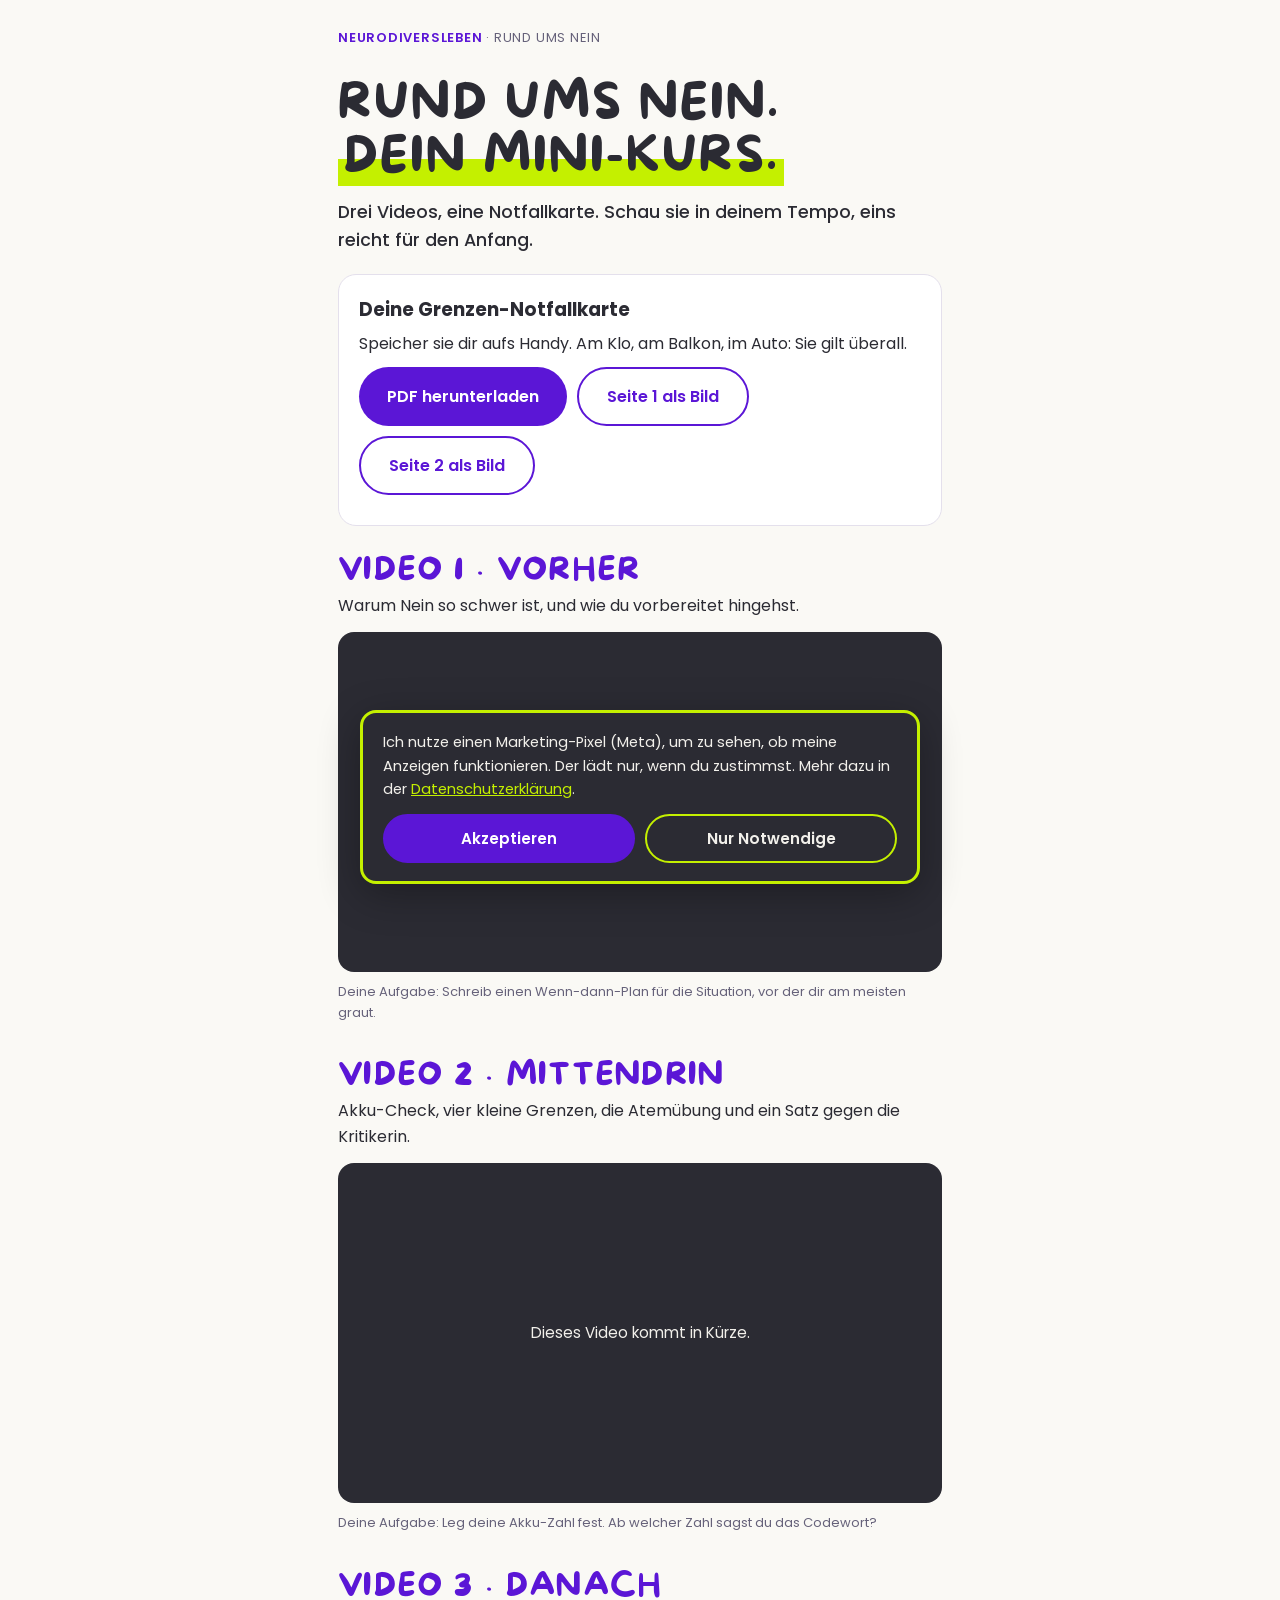
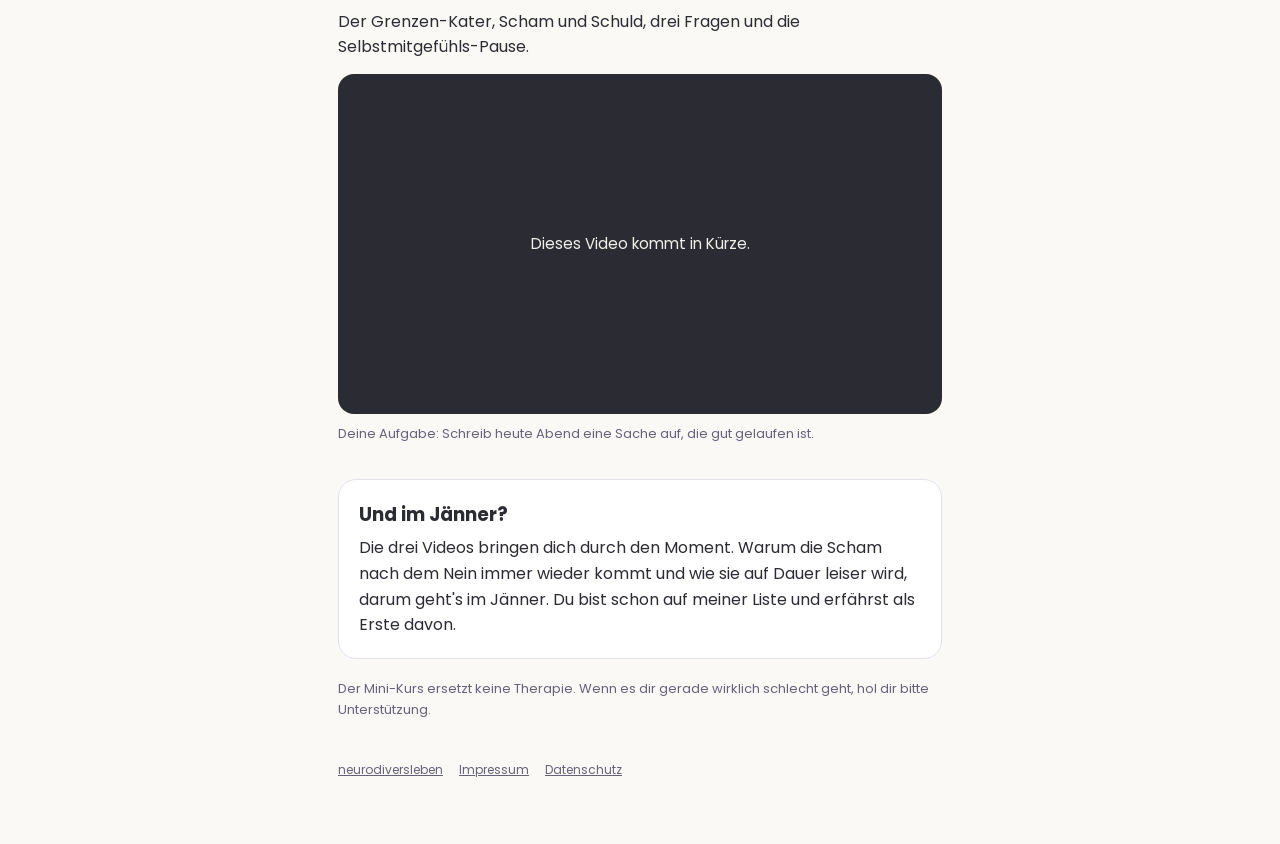
<file: rund-ums-nein/kurs/index.html>
<!doctype html>
<html lang="de">
<head>
<meta charset="utf-8">
<meta name="viewport" content="width=device-width,initial-scale=1,viewport-fit=cover">
<title>Rund ums Nein · Dein Mini-Kurs</title>
<meta name="description" content="Die drei Videos und die Grenzen-Notfallkarte.">
<meta name="robots" content="noindex">
<meta property="og:title" content="Rund ums Nein · Dein Mini-Kurs">
<meta property="og:description" content="Die drei Videos und die Grenzen-Notfallkarte.">
<link rel="preload" href="/assets/fonts/more-sugar-regular.woff2" as="font" type="font/woff2" crossorigin>
<link rel="preconnect" href="https://fonts.googleapis.com">
<link rel="preconnect" href="https://fonts.gstatic.com" crossorigin>
<link rel="stylesheet" href="https://fonts.googleapis.com/css2?family=Gochi+Hand&family=Poppins:wght@400;500;600&display=swap">
<style>@font-face{font-family:"More Sugar";font-style:normal;font-weight:400;font-display:swap;src:url("/assets/fonts/more-sugar-regular.woff2") format("woff2")}

/* Layout: eine ruhige Spalte, ein Schritt pro Bildschirm (Intro → Frage → Ergebnis → Mail) */
:root{
  --lila:#5B16D6; --lila-soft:#EEE6FD; --lime:#C4F000;
  --ink:#2B2B33; --muted:#66627A; --paper:#FAF9F5; --card:#FFFFFF; --line:#E4E0EC;
  --hand:"More Sugar","Gochi Hand","Comic Sans MS",cursive; --body:"Poppins",system-ui,-apple-system,sans-serif;
}
*{box-sizing:border-box}
html,body{margin:0}
body{background:var(--paper);color:var(--ink);font-family:var(--body);font-size:16px;line-height:1.6;-webkit-font-smoothing:antialiased}
.wrap{max-width:640px;margin:0 auto;padding:28px max(18px,env(safe-area-inset-left)) 64px max(18px,env(safe-area-inset-right))}
.brand{font-size:13px;letter-spacing:.06em;text-transform:uppercase;color:var(--muted);margin-bottom:28px}
.brand b{color:var(--lila);font-weight:600}
h1{font-family:var(--hand);font-weight:400;text-transform:uppercase;letter-spacing:.04em;font-size:clamp(2.2rem,7vw,3.1rem);line-height:1.08;margin:0 0 14px;text-wrap:balance}
h1 mark{background:linear-gradient(transparent 55%,var(--lime) 55%);color:inherit;padding:0 .1em}
h2{font-family:var(--hand);font-weight:400;text-transform:uppercase;letter-spacing:.04em;font-size:2rem;line-height:1.15;margin:0 0 10px;color:var(--lila)}
.lead{font-size:1.1rem;font-weight:500;margin:0 0 20px}
p{margin:0 0 14px}
.box{background:var(--card);border:1px solid var(--line);border-radius:18px;padding:20px}
.how{display:grid;gap:10px;margin:22px 0}
.how div{display:flex;gap:12px;align-items:flex-start}
.how span{flex:none;width:28px;height:28px;border-radius:50%;background:var(--lila-soft);color:var(--lila);display:grid;place-items:center;font-weight:600;font-size:14px}
.note{font-size:13px;color:var(--muted)}
.btn{display:inline-flex;align-items:center;justify-content:center;gap:8px;border:0;border-radius:999px;background:var(--lila);color:#fff;font:600 1rem var(--body);padding:15px 28px;cursor:pointer;min-height:52px}
.btn:hover{filter:brightness(1.08)}
.btn:focus-visible,.opt:focus-visible,.back:focus-visible,input:focus-visible{outline:3px solid var(--lime);outline-offset:2px}
.btn[disabled]{opacity:.5;cursor:default}
.prog{display:flex;align-items:center;gap:12px;margin-bottom:22px;font-size:13px;color:var(--muted);font-variant-numeric:tabular-nums}
.bar{flex:1;height:8px;border-radius:99px;background:var(--line);overflow:hidden}
.bar i{display:block;height:100%;background:var(--lila);border-radius:99px;transition:width .25s}
.q{font-size:1.25rem;font-weight:600;line-height:1.4;margin:0 0 18px;text-wrap:balance}
.opts{display:grid;gap:10px}
.opt{text-align:left;font:400 1rem var(--body);color:var(--ink);background:var(--card);border:1.5px solid var(--line);border-radius:14px;padding:14px 16px;cursor:pointer;line-height:1.45}
.opt:hover{border-color:var(--lila)}
.opt.sel{border-color:var(--lila);background:var(--lila-soft)}
.back{margin-top:18px;background:none;border:0;color:var(--muted);font:500 14px var(--body);cursor:pointer;padding:6px 0}
.quote{font-family:var(--hand);font-size:1.7rem;line-height:1.2;margin:4px 0 16px}
.tag{display:inline-block;font-size:12px;letter-spacing:.06em;text-transform:uppercase;font-weight:600;background:var(--lime);color:var(--ink);padding:3px 10px;border-radius:6px;margin-bottom:10px}
.second{border-left:4px solid var(--lila);padding:4px 0 4px 14px;margin:18px 0 0;font-size:.95rem}
.mail{margin-top:26px}
.mail h3{margin:0 0 6px;font-size:1.15rem}
.mail ul{margin:8px 0 16px;padding-left:20px}
label{display:block;font-size:13px;font-weight:500;margin:12px 0 4px}
input[type=text],input[type=email]{width:100%;font:16px var(--body);padding:13px 14px;border:1.5px solid var(--line);border-radius:12px;background:var(--paper);color:var(--ink)}
.consent{display:flex;gap:10px;align-items:flex-start;font-size:13px;color:var(--muted);margin:14px 0 18px}
.consent input{margin-top:3px;width:18px;height:18px;flex:none;accent-color:var(--lila)}
.consent a{color:var(--lila)}
.err{color:#B3261E;font-size:14px;margin-top:10px}
.foot{margin-top:40px;font-size:12px;color:var(--muted);display:flex;gap:16px;flex-wrap:wrap}
.foot a{color:var(--muted)}
#nl-consent{position:fixed;left:16px;right:16px;bottom:max(16px,env(safe-area-inset-bottom));z-index:99;max-width:560px;margin:0 auto;background:var(--ink);color:#F2F0EB;border:3px solid var(--lime);border-radius:16px;padding:18px 20px;box-shadow:0 10px 40px rgba(0,0,0,.3);display:none;font-size:.92rem}
#nl-consent.show{display:block}
#nl-consent p{margin:0 0 12px}
#nl-consent a{color:var(--lime)}
#nl-consent .nl-btns{display:flex;gap:10px;flex-wrap:wrap}
#nl-consent button{flex:1 1 140px;cursor:pointer;font:600 .95rem var(--body);border-radius:999px;padding:11px 16px;border:2px solid var(--lime)}
#nl-consent .nl-accept{background:var(--lila);color:#fff;border-color:var(--lila)}
#nl-consent .nl-decline{background:transparent;color:#F2F0EB}
[hidden]{display:none!important}
@media (prefers-reduced-motion:reduce){.bar i{transition:none}}

.steps{display:grid;gap:12px;margin:22px 0}
.step{display:flex;gap:14px;align-items:flex-start;background:var(--card);border:1px solid var(--line);border-radius:16px;padding:16px}
.step b{display:block}
.num{flex:none;width:34px;height:34px;border-radius:50%;background:var(--lila);color:#fff;display:grid;place-items:center;font-weight:600}
.card-prev{display:grid;grid-template-columns:1fr 1fr;gap:12px;margin:18px 0}
.card-prev img{width:100%;height:auto;border-radius:12px;border:1px solid var(--line);display:block}
.video{margin:26px 0 34px}
.video h2{margin-bottom:4px}
.frame{position:relative;aspect-ratio:16/9;background:var(--ink);border-radius:16px;overflow:hidden;display:grid;place-items:center;color:#F2F0EB;text-align:center}
.frame iframe{position:absolute;inset:0;width:100%;height:100%;border:0}
.frame .ph{padding:20px;font-size:.95rem}
.frame button{margin-top:10px}
.dl{display:flex;gap:10px;flex-wrap:wrap;margin:6px 0 10px}
.btn{text-decoration:none}
.btn.ghost{background:transparent;color:var(--lila);border:2px solid var(--lila)}
</style>
</head>
<body>
<main class="wrap">
  <div class="brand"><b>neurodiversleben</b> · Rund ums Nein</div>
  <h1>Rund ums Nein. <mark>Dein Mini-Kurs.</mark></h1>
  <p class="lead">Drei Videos, eine Notfallkarte. Schau sie in deinem Tempo, eins reicht für den Anfang.</p>
  <div class="box">
    <h3 style="margin:0 0 6px">Deine Grenzen-Notfallkarte</h3>
    <p style="margin:0 0 10px">Speicher sie dir aufs Handy. Am Klo, am Balkon, im Auto: Sie gilt überall.</p>
    <div class="dl"><a class="btn" href="../Grenzen-Notfallkarte_neurodiversleben.pdf" download>PDF herunterladen</a><a class="btn ghost" href="../Notfallkarte-Seite-1.png" target="_blank" rel="noopener">Seite 1 als Bild</a><a class="btn ghost" href="../Notfallkarte-Seite-2.png" target="_blank" rel="noopener">Seite 2 als Bild</a></div>
  </div>
  <section class="video" id="video-1">
    <h2>Video 1 · Vorher</h2>
    <p>Warum Nein so schwer ist, und wie du vorbereitet hingehst.</p>
    <div class="frame" data-i="0"><div class="ph">Video wird geladen …</div></div>
    <p class="note" style="margin-top:10px">Deine Aufgabe: Schreib einen Wenn-dann-Plan für die Situation, vor der dir am meisten graut.</p>
  </section>
  <section class="video" id="video-2">
    <h2>Video 2 · Mittendrin</h2>
    <p>Akku-Check, vier kleine Grenzen, die Atemübung und ein Satz gegen die Kritikerin.</p>
    <div class="frame" data-i="1"><div class="ph">Video wird geladen …</div></div>
    <p class="note" style="margin-top:10px">Deine Aufgabe: Leg deine Akku-Zahl fest. Ab welcher Zahl sagst du das Codewort?</p>
  </section>
  <section class="video" id="video-3">
    <h2>Video 3 · Danach</h2>
    <p>Der Grenzen-Kater, Scham und Schuld, drei Fragen und die Selbstmitgefühls-Pause.</p>
    <div class="frame" data-i="2"><div class="ph">Video wird geladen …</div></div>
    <p class="note" style="margin-top:10px">Deine Aufgabe: Schreib heute Abend eine Sache auf, die gut gelaufen ist.</p>
  </section>
  <div class="box">
    <h3 style="margin:0 0 6px">Und im Jänner?</h3>
    <p style="margin:0">Die drei Videos bringen dich durch den Moment. Warum die Scham nach dem Nein immer wieder kommt und wie sie auf Dauer leiser wird, darum geht's im Jänner. Du bist schon auf meiner Liste und erfährst als Erste davon.</p>
  </div>
  <p class="note" style="margin-top:20px">Der Mini-Kurs ersetzt keine Therapie. Wenn es dir gerade wirklich schlecht geht, hol dir bitte Unterstützung.</p>
  <div class="foot"><a href="/">neurodiversleben</a><a href="/impressum/">Impressum</a><a href="/datenschutz/">Datenschutz</a></div>
</main>
<script>
/* YouTube-IDs der drei nicht gelisteten Videos hier eintragen, z. B. "dQw4w9WgXcQ" */
var VIDEOS=["","",""];
document.querySelectorAll(".frame").forEach(function(f){
  var id=VIDEOS[+f.dataset.i];
  if(!id){ f.innerHTML='<div class="ph">Dieses Video kommt in Kürze.</div>'; return }
  f.innerHTML='<div class="ph">Das Video liegt auf YouTube. Wenn du es startest, lädt YouTube (Google) es und bekommt dabei Daten wie deine IP-Adresse. Mehr in der <a href="/datenschutz/" style="color:var(--lime)">Datenschutzerklärung</a>.<br><button class="btn" type="button">Video abspielen</button></div>';
  f.querySelector("button").onclick=function(){
    f.innerHTML='<iframe src="https://www.youtube-nocookie.com/embed/'+id+'?rel=0&autoplay=1" title="Video" allow="autoplay; encrypted-media; picture-in-picture; fullscreen" allowfullscreen></iframe>';
  };
});
</script>
<div id="nl-consent" role="dialog" aria-live="polite" aria-label="Cookie-Einwilligung">
  <p>Ich nutze einen Marketing-Pixel (Meta), um zu sehen, ob meine Anzeigen funktionieren. Der lädt nur, wenn du zustimmst. Mehr dazu in der <a href="/datenschutz/" target="_blank" rel="noopener">Datenschutzerklärung</a>.</p>
  <div class="nl-btns"><button type="button" class="nl-accept" id="nl-accept">Akzeptieren</button><button type="button" class="nl-decline" id="nl-decline">Nur Notwendige</button></div>
</div>
<script>
(function(){
  var PIXEL_ID='1850603119282068', KEY='nl_pixel_consent';
  window.nlLoadPixel=function(){
    if(window.fbq) return;
    !function(f,b,e,v,n,t,s){if(f.fbq)return;n=f.fbq=function(){n.callMethod?
    n.callMethod.apply(n,arguments):n.queue.push(arguments)};if(!f._fbq)f._fbq=n;
    n.push=n;n.loaded=!0;n.version='2.0';n.queue=[];t=b.createElement(e);t.async=!0;
    t.src=v;s=b.getElementsByTagName(e)[0];s.parentNode.insertBefore(t,s)}(window,
    document,'script','https://connect.facebook.net/en_US/fbevents.js');
    fbq('init', PIXEL_ID); fbq('track','PageView');
  };
  function hide(){document.getElementById('nl-consent').classList.remove('show')}
  var saved=null;try{saved=localStorage.getItem(KEY)}catch(e){}
  if(saved==='granted') window.nlLoadPixel();
  document.getElementById('nl-accept').onclick=function(){try{localStorage.setItem(KEY,'granted')}catch(e){}hide();window.nlLoadPixel()};
  document.getElementById('nl-decline').onclick=function(){try{localStorage.setItem(KEY,'denied')}catch(e){}hide()};
  if(saved!=='granted'&&saved!=='denied') document.getElementById('nl-consent').classList.add('show');
})();

</script>
</body>
</html>
</file>
<file: assets/style.css>
/* neurodiversleben – gemeinsames Stylesheet */

@font-face { font-family: "More Sugar"; font-style: normal; font-weight: 400; font-display: swap; src: url("fonts/more-sugar-regular.woff2") format("woff2"); }
@font-face { font-family: "Gochi Hand"; font-style: normal; font-weight: 400; font-display: swap; src: url("fonts/gochi-hand-latin-400-normal.woff2") format("woff2"); }
@font-face { font-family: "Poppins"; font-style: normal; font-weight: 400; font-display: swap; src: url("fonts/poppins-latin-400-normal.woff2") format("woff2"); }
@font-face { font-family: "Poppins"; font-style: normal; font-weight: 500; font-display: swap; src: url("fonts/poppins-latin-500-normal.woff2") format("woff2"); }
@font-face { font-family: "Poppins"; font-style: normal; font-weight: 600; font-display: swap; src: url("fonts/poppins-latin-600-normal.woff2") format("woff2"); }
@font-face { font-family: "Poppins"; font-style: normal; font-weight: 700; font-display: swap; src: url("fonts/poppins-latin-700-normal.woff2") format("woff2"); }

:root {
  --lila: #5B16D6;
  --lila-hell: #EDE6FB;
  --limette: #C4F000;
  --limette-hell: #EFF7CC;
  --anthrazit: #2B2B33;
  --text-2: #4A4A52;
  --text-3: #6B6B73;
  --linie: #E3E2DC;
  --grund: #FAF9F5;
  --weiss: #FFFFFF;
  --display: "More Sugar", "Gochi Hand", "Comic Neue", system-ui, sans-serif;
  --body: "Poppins", system-ui, sans-serif;
}

*, *::before, *::after { box-sizing: border-box; }
html { scroll-behavior: smooth; -webkit-text-size-adjust: 100%; }
body { margin: 0; background: var(--grund); color: var(--anthrazit); font-family: var(--body); font-size: 16px; line-height: 1.7; letter-spacing: 0.02em; }
img { max-width: 100%; display: block; }
a { color: var(--anthrazit); }
a:hover { color: var(--lila); }
:focus-visible { outline: 3px solid var(--lila); outline-offset: 3px; border-radius: 4px; }
[id] { scroll-margin-top: 24px; }

.wrap { max-width: 1120px; margin: 0 auto; padding: 0 24px; }
.skip { position: absolute; left: -9999px; }
.skip:focus { left: 16px; top: 16px; background: var(--weiss); padding: 8px 12px; z-index: 10; }

/* Header */
.site-header .wrap { display: flex; flex-wrap: wrap; align-items: center; justify-content: space-between; gap: 16px; padding-top: 28px; padding-bottom: 28px; }
.brand { display: inline-flex; align-items: center; gap: 10px; font-family: var(--body); font-weight: 600; font-size: 17px; letter-spacing: 0.08em; text-transform: uppercase; text-decoration: none; color: var(--anthrazit); }
.brand svg { flex-shrink: 0; }
.nav { display: flex; flex-wrap: wrap; gap: 8px 28px; font-size: 15px; font-weight: 500; }
.nav a { text-decoration: none; }

/* Typo */
h1, h2, h3, h4 { font-family: var(--display); font-weight: 400; text-transform: uppercase; letter-spacing: 0.04em; line-height: 1.15; margin: 0; overflow-wrap: break-word; }
.h1 { font-size: clamp(40px, 6.4vw, 84px); line-height: 1.15; max-width: 980px; }
.h2 { font-size: clamp(32px, 4vw, 48px); }
.marker { background: var(--limette); padding: 0 10px; -webkit-box-decoration-break: clone; box-decoration-break: clone; }
.lead { font-size: 20px; color: var(--text-2); max-width: 580px; margin: 0; }
.eyebrow { font-family: var(--body); font-size: 13px; font-weight: 600; text-transform: uppercase; letter-spacing: 1.5px; color: var(--text-3); margin: 0; }
.pill { align-self: flex-start; display: inline-block; padding: 6px 14px; border-radius: 999px; background: var(--lila-hell); color: var(--lila); font-size: 14px; font-weight: 600; }

/* Buttons */
.btn { display: inline-flex; align-items: center; justify-content: center; min-height: 52px; padding: 0 28px; border-radius: 999px; border: none; font: inherit; font-weight: 600; text-decoration: none; cursor: pointer; }
.btn-lila { background: var(--lila); color: var(--weiss); }
.btn-lila:hover { background: #4A10B3; color: var(--weiss); }
.btn-dunkel { background: var(--anthrazit); color: var(--grund); }
.btn-dunkel:hover { background: #000; color: var(--grund); }
.btn-limette { background: var(--limette); color: var(--anthrazit); }
.btn-limette:hover { background: #B0D800; color: var(--anthrazit); }
.btn-klein { min-height: 44px; padding: 0 18px; font-weight: 500; }
.link-pfeil { display: inline-flex; align-items: center; min-height: 44px; font-weight: 600; }

/* Hero */
.hero { display: flex; flex-direction: column; gap: 28px; padding-top: 88px; padding-bottom: 112px; }
.hero-actions { display: flex; flex-wrap: wrap; align-items: center; gap: 24px; }

/* Angebote */
.section { padding-bottom: 112px; }
.stack { display: flex; flex-direction: column; gap: 20px; }
.stack-l { display: flex; flex-direction: column; gap: 48px; }
.filter { display: flex; flex-wrap: wrap; gap: 8px; }
.filter button { min-height: 44px; padding: 0 16px; border-radius: 999px; border: 1px solid #D9D8D2; background: var(--weiss); color: var(--anthrazit); font: inherit; font-size: 15px; font-weight: 500; cursor: pointer; }
.filter button[aria-pressed="true"] { background: var(--anthrazit); border-color: var(--anthrazit); color: var(--grund); }
.grid { display: grid; grid-template-columns: repeat(auto-fill, minmax(260px, 1fr)); gap: 20px; }
.card { border-radius: 20px; padding: 28px; display: flex; flex-direction: column; gap: 12px; }
.card[hidden] { display: none; }
.card h4 { font-size: 28px; line-height: 1.1; }
.card p { margin: 0; }
.card .desc { flex-grow: 1; }
.card-kauf { background: var(--weiss); box-shadow: 0 1px 0 var(--linie); }
.card-kauf .desc { color: var(--text-2); }
.card-kauf .tag { background: var(--lila-hell); color: var(--lila); }
.card-gratis { background: var(--limette-hell); }
.card-gratis .desc { color: #3B3B43; }
.card-gratis .tag { background: var(--limette); color: var(--anthrazit); }
.tag { align-self: flex-start; padding: 4px 12px; border-radius: 999px; font-size: 13px; font-weight: 600; }
.card-fuss { display: flex; align-items: center; justify-content: space-between; gap: 12px; padding-top: 12px; }
.preis { font-family: var(--display); font-size: 28px; }
.leer { color: var(--text-3); margin: 0; }

/* Über mich */
.ueber { display: flex; flex-wrap: wrap; gap: 48px; align-items: center; }
.ueber img { flex: 1 1 240px; max-width: 340px; width: 100%; height: auto; aspect-ratio: 3 / 4; object-fit: cover; border-radius: 24px; }
.ueber-text { flex: 999 1 420px; min-width: 0; display: flex; flex-direction: column; gap: 16px; }
.ueber-text p { margin: 0; font-size: 19px; color: var(--text-2); max-width: 560px; }

/* Newsletter */
.newsletter { background: var(--lila); color: var(--weiss); border-radius: 28px; padding: 56px clamp(24px, 5vw, 64px); display: flex; flex-wrap: wrap; gap: 32px; align-items: flex-end; justify-content: space-between; }
.newsletter-text { flex: 1 1 340px; display: flex; flex-direction: column; gap: 10px; }
.newsletter-text h2 { font-size: clamp(30px, 3.5vw, 44px); }
.newsletter-text p { margin: 0; color: #E6DDFB; max-width: 460px; }
.newsletter-form { flex: 1 1 380px; }
.nl-form { display: flex; flex-wrap: wrap; gap: 12px; align-items: flex-end; margin: 0; }
.nl-form .ml-form-formContent { flex: 1 1 220px; }
.nl-form .ml-field-group { display: flex; flex-direction: column; gap: 4px; }
.nl-form label { font-size: 14px; color: #E6DDFB; }
.nl-form input[type="email"] { min-height: 52px; width: 100%; padding: 0 18px; border-radius: 999px; border: 2px solid transparent; background: var(--weiss); color: var(--anthrazit); font: inherit; font-size: 16px; }
.nl-form .ml-error input { border-color: #FFB4AB; }
.nl-hinweis { margin: 12px 0 0; font-size: 14px; color: #E6DDFB; }
.nl-hinweis a, .nl-danke a { color: var(--weiss); }
.nl-danke { margin: 0; font-size: 17px; color: var(--weiss); max-width: 420px; }

/* Formulare */
.feld { display: flex; flex-direction: column; gap: 4px; }
.feld label { font-size: 14px; color: var(--text-3); }
.feld input, .feld select, .feld textarea { min-height: 48px; padding: 0; border: none; border-bottom: 1px solid var(--anthrazit); background: transparent; color: var(--anthrazit); font: inherit; font-size: 17px; border-radius: 0; }
.feld textarea { padding: 12px 0; resize: vertical; }
.check { display: flex; gap: 12px; align-items: flex-start; font-size: 15px; color: var(--text-2); }
.check input { width: 20px; height: 20px; margin-top: 3px; accent-color: var(--anthrazit); flex-shrink: 0; }
.formular { display: flex; flex-direction: column; gap: 28px; }
.status { padding-top: 24px; border-top: 1px solid var(--anthrazit); }
.status h2 { font-size: 30px; margin-bottom: 6px; }
.status p { margin: 0; color: var(--text-3); }
.fehler { color: #B3261E; margin: 0; }

/* Textseiten */
.textseite { max-width: 680px; margin: 0 auto; padding: 72px 24px 120px; display: flex; flex-direction: column; gap: 32px; }
.textseite h1 { font-size: clamp(36px, 5vw, 56px); line-height: 1.1; }
.textseite h2 { font-family: var(--body); font-weight: 600; font-size: 16px; text-transform: none; letter-spacing: 0.02em; line-height: 1.6; }
.textseite section { display: flex; flex-direction: column; gap: 6px; }
.textseite p { margin: 0; }
.textseite a { color: var(--lila); }
.unterzeile { color: var(--text-3); }

/* Footer */
.site-footer .wrap { display: flex; flex-wrap: wrap; gap: 12px 28px; justify-content: space-between; align-items: center; font-size: 14px; color: var(--text-3); padding-top: 32px; padding-bottom: 48px; border-top: 1px solid var(--linie); }
.site-footer nav { display: flex; flex-wrap: wrap; gap: 8px 24px; }
.site-footer a { color: var(--text-3); }
.footer-btn { background: none; border: none; padding: 0; font: inherit; color: var(--text-3); text-decoration: underline; cursor: pointer; }

/* Cookie-Hinweis */
#nl-consent { position: fixed; left: 16px; right: 16px; bottom: 16px; z-index: 99; max-width: 520px; margin: 0 auto; background: var(--anthrazit); color: #E6E2F2; border-radius: 20px; padding: 20px; box-shadow: 0 12px 40px rgba(0,0,0,.25); display: none; }
#nl-consent.show { display: block; }
#nl-consent p { margin: 0 0 14px; font-size: 14px; line-height: 1.55; }
#nl-consent a { color: var(--limette); }
#nl-consent .nl-btns { display: flex; gap: 10px; flex-wrap: wrap; }
#nl-consent button { flex: 1 1 140px; min-height: 44px; border-radius: 999px; font: inherit; font-size: 15px; font-weight: 600; cursor: pointer; border: 1px solid var(--grund); }
#nl-consent .nl-accept { background: var(--limette); color: var(--anthrazit); border-color: var(--limette); }
#nl-consent .nl-decline { background: transparent; color: var(--grund); }

@media (max-width: 600px) {
  .hero { padding-top: 48px; padding-bottom: 72px; }
  .section { padding-bottom: 72px; }
  .card { padding: 24px; }
}

@media (prefers-reduced-motion: reduce) {
  html { scroll-behavior: auto; }
}
</file>
